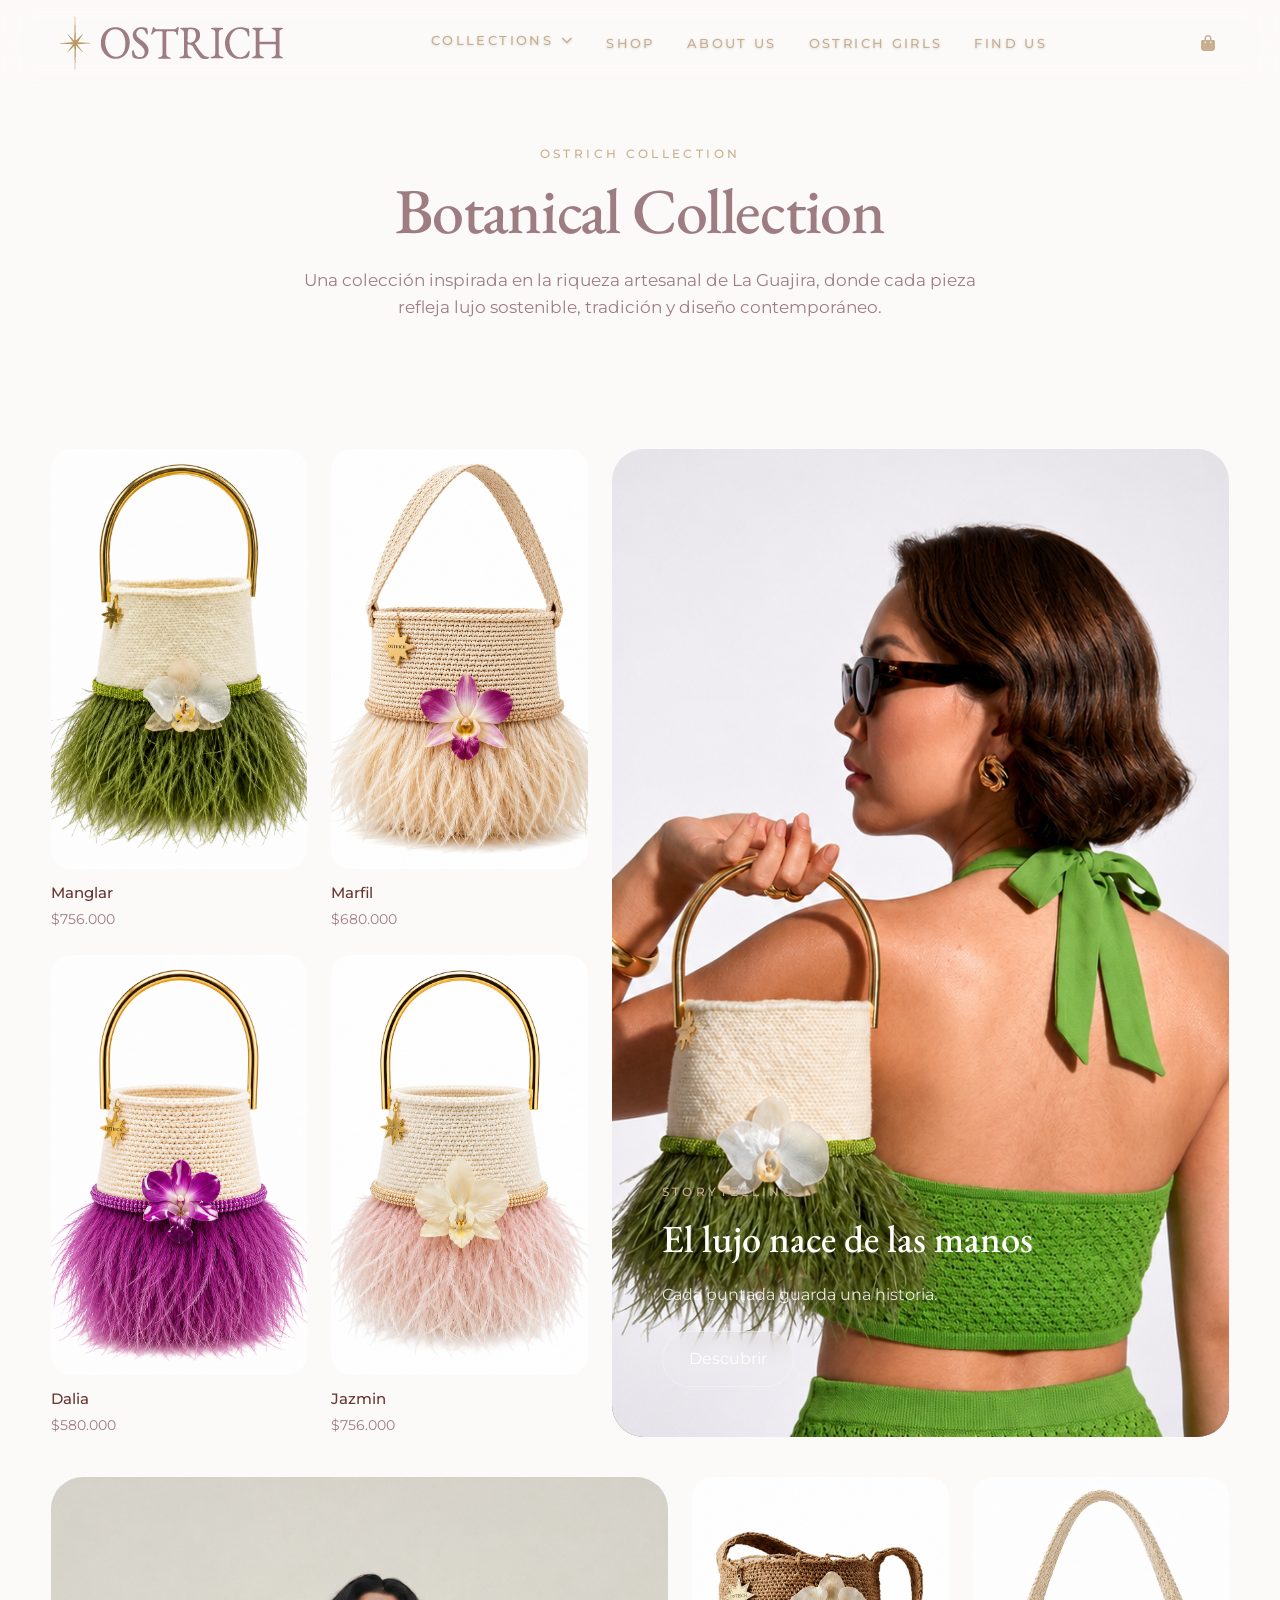
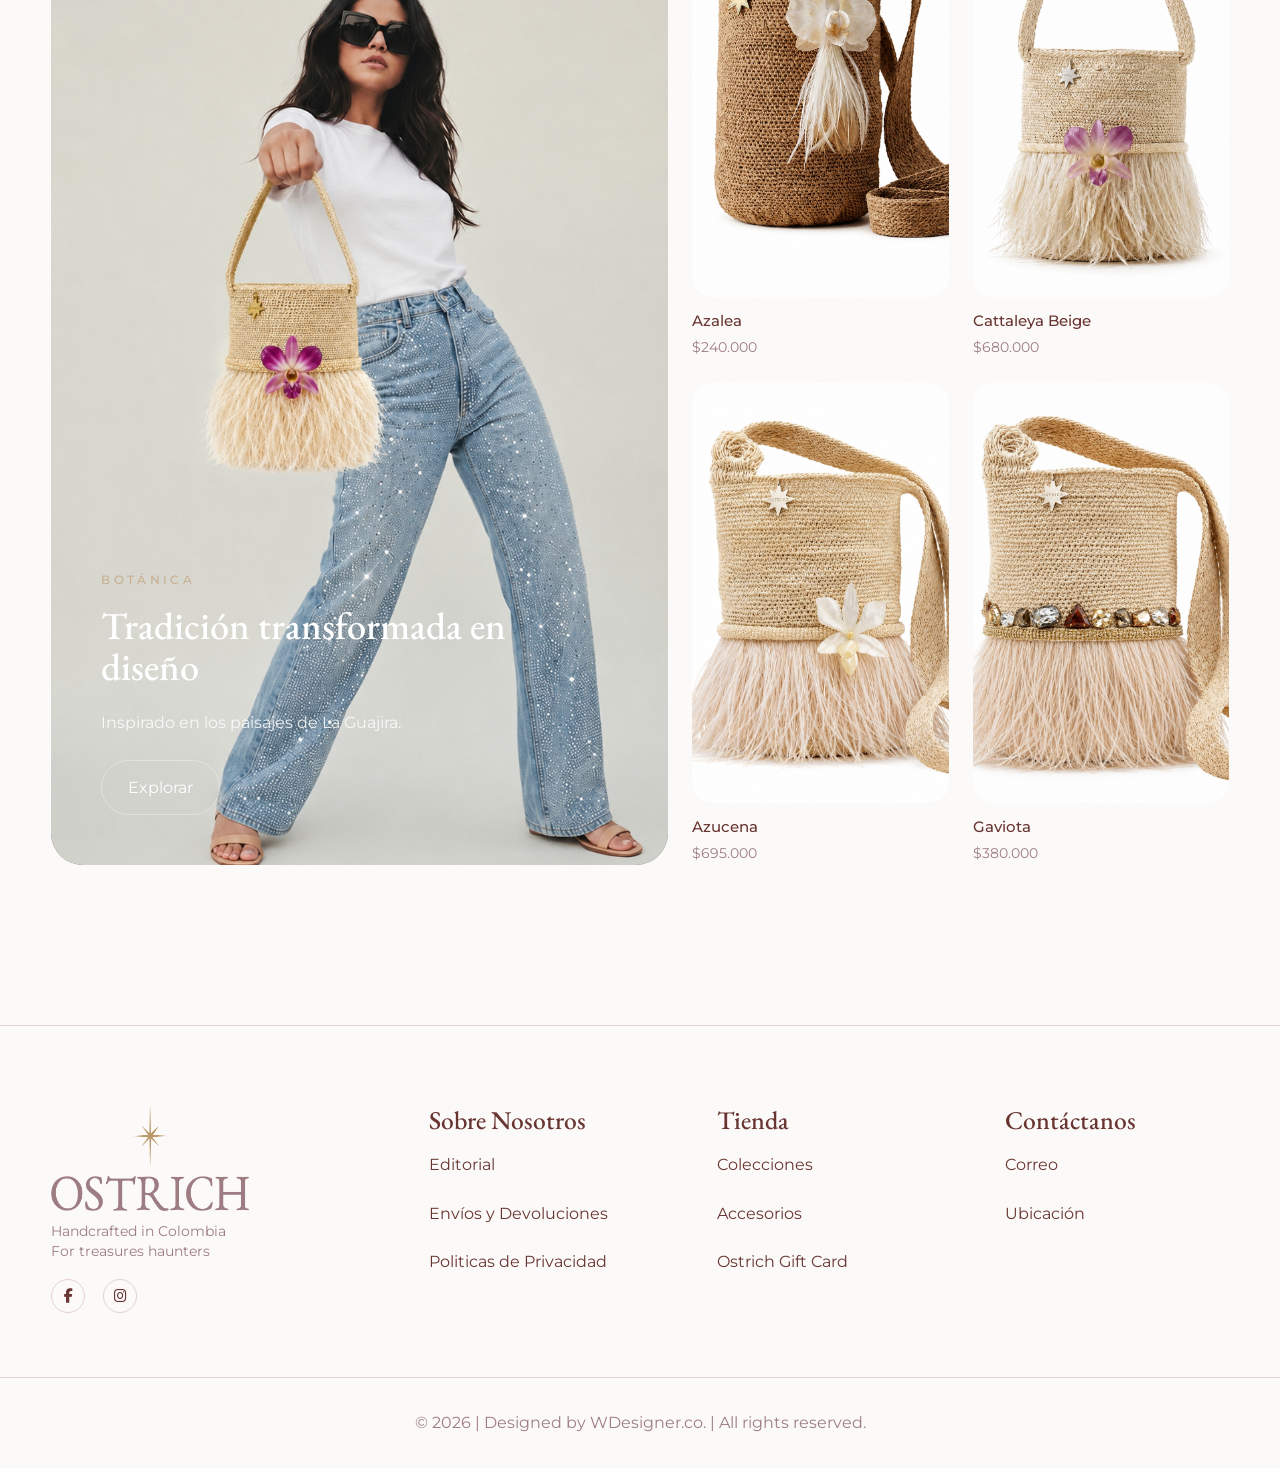
<file: botanica.html>
<!DOCTYPE html>
<html lang="es">

<head>
  <meta charset="UTF-8" />
  <meta name="viewport" content="width=device-width, initial-scale=1.0"/>
  <title>Ostrich | Prototipo</title>
  <meta name="description" content="Luxury fashion experience inspired by modern editorial ecommerce." />

  <!-- GOOGLE FONTS -->
  <link rel="preconnect" href="https://fonts.googleapis.com">
  <link rel="preconnect" href="https://fonts.gstatic.com" crossorigin>
  <link href="https://fonts.googleapis.com/css2?family=Montserrat:wght@300;400;500;600&family=EB+Garamond:wght@400;500;600;700&display=swap" rel="stylesheet">

  <!-- FONT AWESOME -->
  <link rel="stylesheet" href="https://cdnjs.cloudflare.com/ajax/libs/font-awesome/6.5.2/css/all.min.css" />

  <!-- FALLBACK ICONS LOCAL -->
  <!-- <link rel="stylesheet" href="assets/icons/fontawesome/css/all.min.css"/> -->

  <link rel="stylesheet" href="css/estilos_prueba.css" />
  <link rel="stylesheet" href="css/index_estilos.css" />
  <link rel="stylesheet" href="css/botanica.css" />
  <link rel="stylesheet" href="css/cart_drawer.css">

  <!-- FAVICON -->
  <link rel="icon" href="img/logos/favicon.png" type="image/png">

</head>

<body>

  <!-- =========================
    HEADER
  ========================== -->
  <header class="header">
    <div class="container nav-container">
      <!--LOGO Header-->
      <a href="index.html" class="logo">
        <img src="img/logos/logo_horizontal_240x70.png" alt="Logotipo" />
      </a>

      <!-- Barra de Navegación y Aside-->
      <nav class="nav" aria-label="Principal">
        <ul class="nav-list">
          <li class="nav-dropdown">
            <a href="#" class="dropdown-trigger" aria-haspopup="true" aria-expanded="false">
              Collections
              <i class="fa-solid fa-chevron-down dropdown-icon"></i>
            </a>
            <ul class="dropdown-menu">
              <li><a href="botanica.html">Botanical</a></li>
            </ul>
          </li>
          <li><a href="shop.html">Shop</a></li>
          <li><a href="about_us.html">About Us</a></li>
          <li><a href="index.html#ostrichGirls">Ostrich Girls</a></li>          
          <li><a href="find_us.html">Find Us</a></li>
        </ul>
      </nav>
      
      <!-- Iconos del header-->
      <div class="header-actions">
        <!--Carrito de Compras-->
        <button id="cartButton" class="icon-btn" aria-label="Carrito"> 
          <i class="fa-solid fa-bag-shopping"></i>
        </button>
        
        <!--Menú Hamburguesa!-->
        <button class="menu-btn" aria-label="Abrir menú" aria-expanded="false">
          <i class="fa-solid fa-bars"></i>
          <!-- <img src="assets/icons/menu.svg" alt=""> -->
        </button>
      </div>

    </div>
  </header>

  <!-- =========================
    MAIN
  ========================== -->
  <main>
<section class="collection-editorial">

    <div class="container">

        <!-- INTRO -->

        <header class="collection-intro reveal">

            <span class="eyebrow">
                OSTRICH COLLECTION
            </span>

            <h2>
                Botanical Collection
            </h2>

            <p>
                Una colección inspirada en la riqueza artesanal de La Guajira,
                donde cada pieza refleja lujo sostenible,
                tradición y diseño contemporáneo.
            </p>

        </header>

        <!-- BLOQUE A -->

        <article class="collection-block block-a reveal">

            <div class="products-cluster">

                <a class="product-card" href="#">
                    <img src="img/collections/hero_manglar.png" alt="">
                    <div class="product-meta">
                        <h5>Manglar</h5>
                        <span>$756.000</span>
                    </div>
                </a>

                <a class="product-card" href="#">
                    <img src="img/collections/hero_marfil.png" alt="">
                    <div class="product-meta">
                        <h5>Marfil</h5>
                        <span>$680.000</span>
                    </div>
                </a>

                <a class="product-card" href="#">
                    <img src="img/collections/hero_morado.png" alt="Dalia">
                    <div class="product-meta">
                        <h5>Dalia</h5>
                        <span>$580.000</span>
                    </div>
                </a>

                <a class="product-card" href="#">
                    <img src="img/collections/hero_rosado.png" alt="">
                    <div class="product-meta">
                        <h5>Jazmin</h5>
                        <span>$756.000</span>
                    </div>
                </a>

            </div>

            <div class="editorial-card">

                <img src="img/collections/hero_grande1.png" alt="">

                <div class="editorial-content">

                    <span class="eyebrow">
                        Storytelling
                    </span>

                    <h3>
                        El lujo nace de las manos
                    </h3>

                    <p>
                        Cada puntada guarda una historia.
                    </p>

                    <a href="#" class="editorial-btn">
                        Descubrir
                    </a>

                </div>

            </div>

        </article>

        <!-- BLOQUE B -->

        <article class="collection-block block-b reveal">

            <div class="editorial-card">

                <img src="img/collections/hero_grande2.png" alt="">

                <div class="editorial-content">

                    <span class="eyebrow">
                        Botánica
                    </span>

                    <h3>
                        Tradición transformada en diseño
                    </h3>

                    <p>
                        Inspirado en los paisajes de La Guajira.
                    </p>

                    <a href="#" class="editorial-btn">
                        Explorar
                    </a>

                </div>

            </div>

            <div class="products-cluster">

                <a class="product-card" href="#">
                    <img src="img/collections/tela_01.png" alt="Azalea">
                    <div class="product-meta">
                        <h5>Azalea</h5>
                        <span>$240.000</span>
                    </div>
                </a>

                <a class="product-card" href="#">
                    <img src="img/collections/tela_02.png" alt="">
                    <div class="product-meta">
                        <h5>Cattaleya Beige</h5>
                        <span>$680.000</span>
                    </div>
                </a>

                <a class="product-card" href="#">
                    <img src="img/collections/tela_03.png" alt="">
                    <div class="product-meta">
                        <h5>Azucena</h5>
                        <span>$695.000</span>
                    </div>
                </a>

                <a class="product-card" href="#">
                    <img src="img/collections/tela_04.png" alt="">
                    <div class="product-meta">
                        <h5>Gaviota</h5>
                        <span>$380.000</span>
                    </div>
                </a>

            </div>

        </article>

    </div>

</section>

</main>

<!-- =========================
       FOOTER
  ========================== -->
  <footer class="footer">
    <div class="container footer-grid">
      <div class="footer-branding">
        <a href="index.html" class="logo-footer">
          <img src="img/logos/Recurso 1.png" alt="Logotipo" />
        </a>
        
        <p>Handcrafted in Colombia</p>
        <p>For treasures haunters</p>
        
        <div class="footer-social">
          <a href="https://facebook.com"  target="_blank"  aria-label="Facebook">
            <i class="fa-brands fa-facebook-f"></i>
          </a>
          
          <a href="https://www.instagram.com/ostrich_oficial/" target="_blank" aria-label="Instagram">
            <i class="fa-brands fa-instagram"></i>
          </a>
        </div>
      </div>
      
      <div class="footer-links">
        <h4>Sobre Nosotros</h4>
        <ul>
          <li><a href="index.html#editorial">Editorial</a></li>
          <li><a href="envios.html">Envíos y Devoluciones</a></li>
          <li><a href="politicas.html">Politicas de Privacidad</a></li>
        </ul>
      </div>

      <div class="footer-links">
        <h4>Tienda</h4>
        <ul>
          <li><a href="botanica.html">Colecciones</a></li>
          <li><a href="#">Accesorios</a></li>
          <li><a href="#">Ostrich Gift Card</a></li>
        </ul>
      </div>

      <div class="footer-links">
        <h4>Contáctanos</h4>
        <ul>
          <li><a href="find_us.html#contact_us">Correo</a></li>
          <li><a href="find_us.html#visit_us">Ubicación</a></li>
        </ul>
      </div>
    </div>
    
    <div class="footer-bottom">
      <p> © 2026 | Designed by WDesigner.co. | All rights reserved. </p>
    </div>

  </footer>

  <!-- =========================
       WHATSAPP FLOAT BUTTON
  ========================== -->

  <a class="whatsapp-btn"
    href="https://wa.link/ncacsm"    
    target="_blank"
    rel="noopener noreferrer"
    aria-label="Contactar por WhatsApp"
  >

    <i class="fa-brands fa-whatsapp"></i>
    <!--img src="assets/icons/whatsapp.svg" alt="" -->
  </a>

  <!-- Bolsa de Compras -->
<aside id="cartDrawer" class="cart-drawer" aria-hidden="true"> 
  <header class="cart-header">
    <h2>Mi carrito<span id="cartCount"> (0)</span></h2>
    <button class="cart-close" aria-label="Cerrar"> 
      <i class="fa-solid fa-xmark"></i>
    </button>
  </header>

  <section class="cart-items" id="cartItems">
    <!-- JS -->
  </section>
  <footer class="cart-footer">
    <div class="cart-summary">
      <span>Subtotal</span>
      <strong id="cartSubtotal">$0</strong>
    </div>
    <a href="checkout.html" class="btn btn-dark cart-checkout">Checkout</a>
  </footer>
</aside>

<div id="cartOverlay"class="cart-overlay"></div>

  <script src="js/app2.js"></script>
    <script src="js/personalizacion.js">  </script>
  <script src="js/botanica.js"></script>
  <script src="js/drawer.js"></script>

 

</body>

</html>
</file>
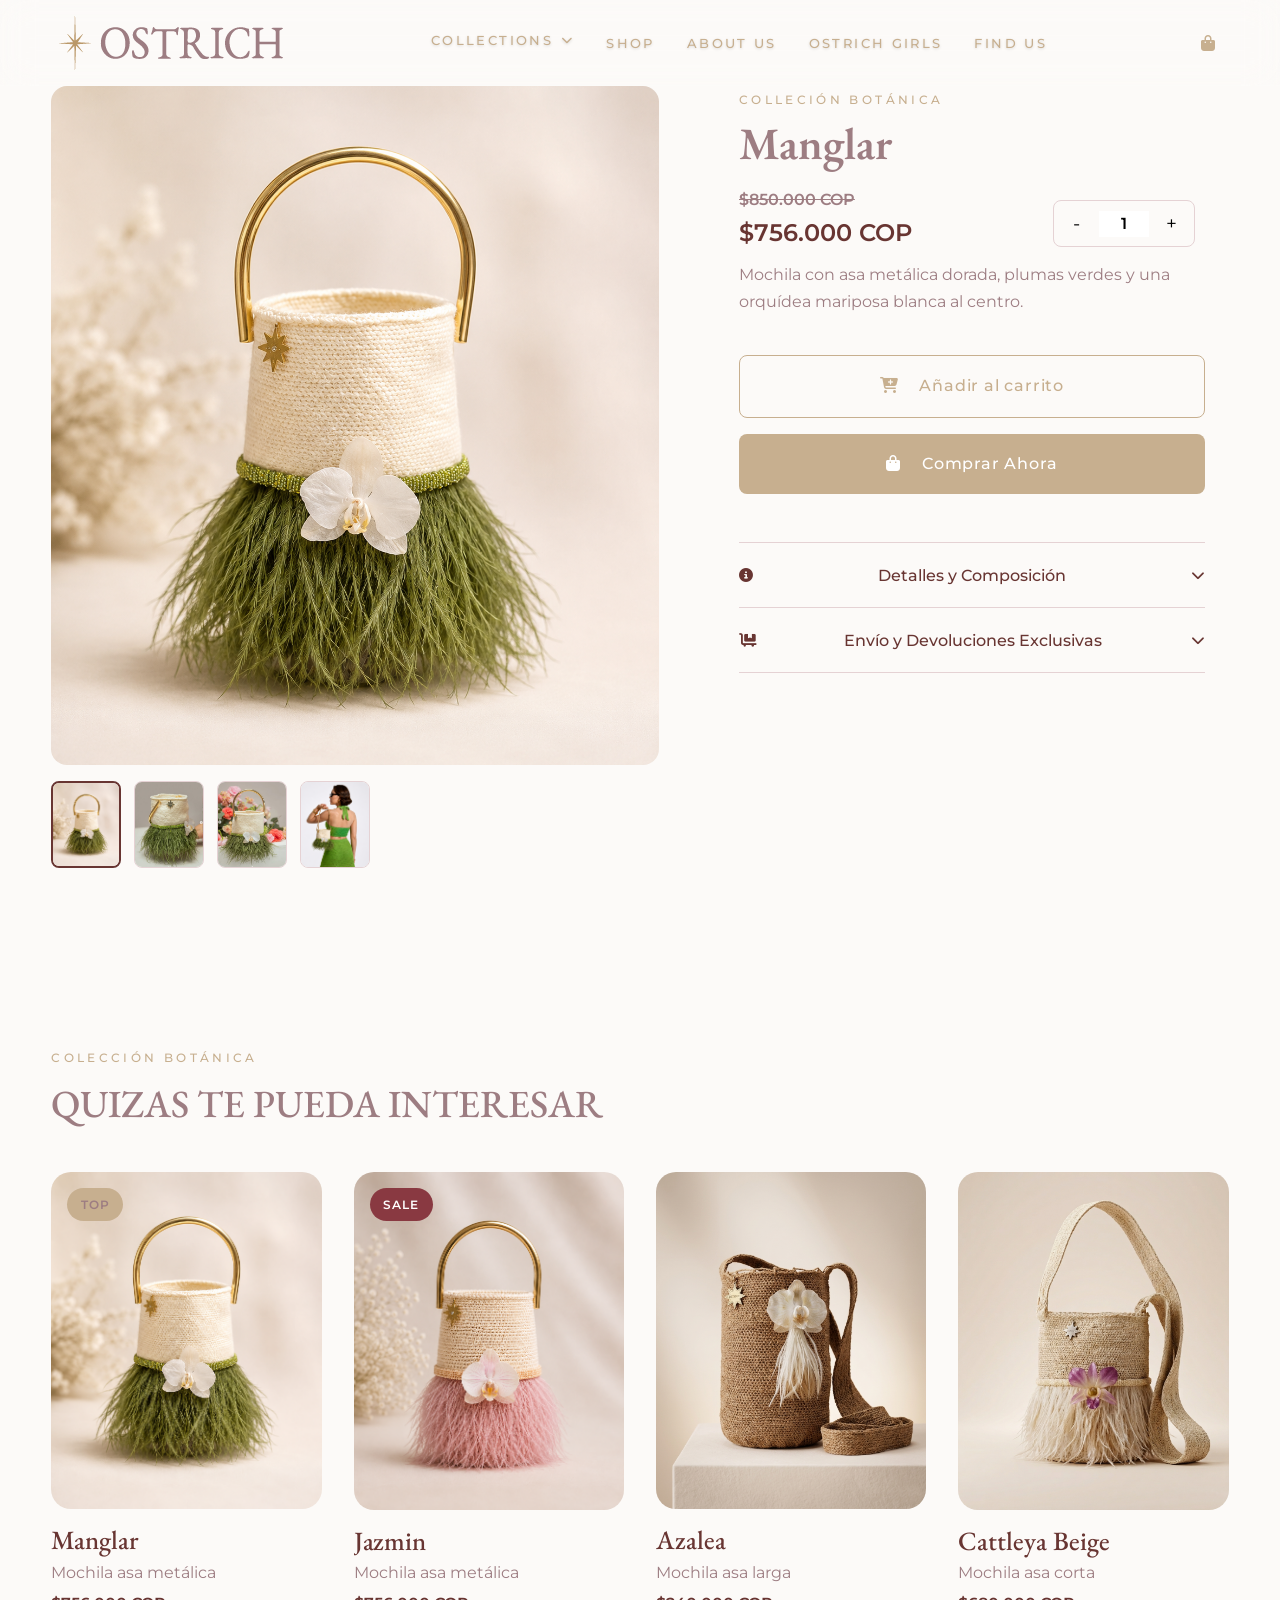
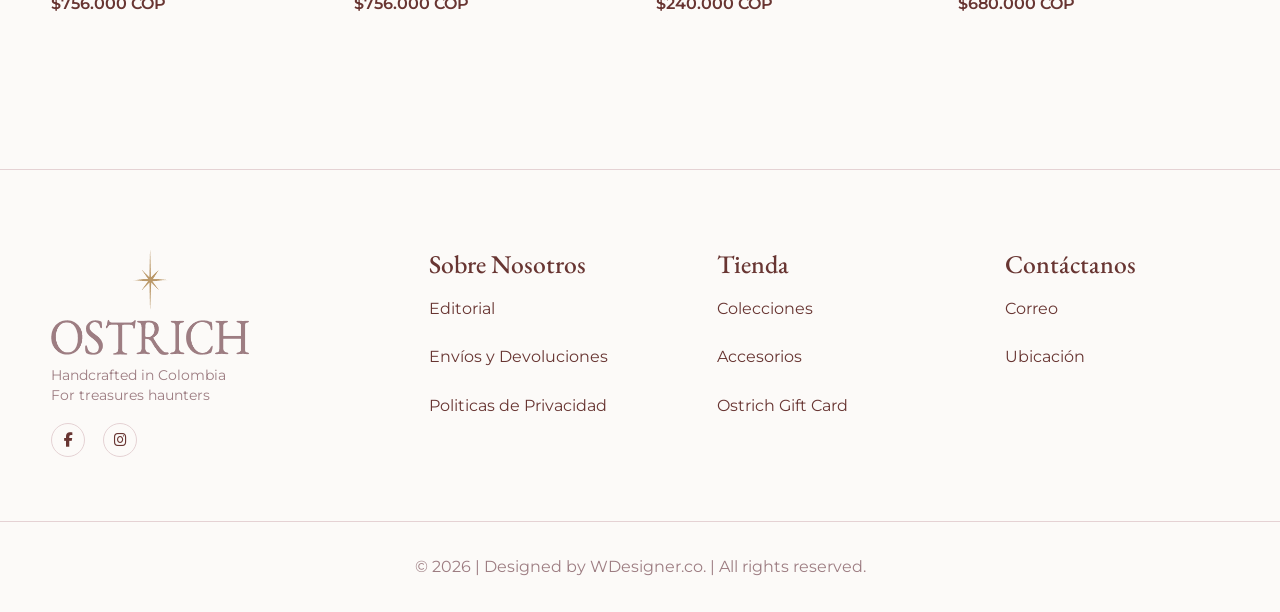
<file: details.html>
<!DOCTYPE html>
<html lang="es">

<head>
  <meta charset="UTF-8" />
  <meta name="viewport" content="width=device-width, initial-scale=1.0"/>
  <title>Ostrich | Prototipo</title>
  <meta name="description" content="Luxury fashion experience inspired by modern editorial ecommerce." />

  <!-- GOOGLE FONTS -->
  <link rel="preconnect" href="https://fonts.googleapis.com">
  <link rel="preconnect" href="https://fonts.gstatic.com" crossorigin>
  <link href="https://fonts.googleapis.com/css2?family=Montserrat:wght@300;400;500;600&family=EB+Garamond:wght@400;500;600;700&display=swap" rel="stylesheet">

  <!-- FONT AWESOME -->
  <link rel="stylesheet" href="https://cdnjs.cloudflare.com/ajax/libs/font-awesome/6.5.2/css/all.min.css" />

  <!-- FALLBACK ICONS LOCAL -->
  <!-- <link rel="stylesheet" href="assets/icons/fontawesome/css/all.min.css"/> -->

  <link rel="stylesheet" href="css/estilos_prueba.css" />
  <link rel="stylesheet" href="css/index_estilos.css" />
  <link rel="stylesheet" href="css/details.css" /> 
  <link rel="stylesheet" href="css/cart_drawer.css">
</head>

  <!-- FAVICON -->
  <link rel="icon" href="img/logos/favicon.png" type="image/png">

</head>


<body>
 
  <!-- =========================
    HEADER
  ========================== -->
  <header class="header">
    <div class="container nav-container">
      <!--LOGO Header-->
      <a href="index.html" class="logo">
        <img src="img/logos/logo_horizontal_240x70.png" alt="Logotipo" />
      </a>

      <!-- Barra de Navegación y Aside-->
      <nav class="nav" aria-label="Principal">
        <ul class="nav-list">
          <li class="nav-dropdown">
            <a href="#" class="dropdown-trigger" aria-haspopup="true" aria-expanded="false">
              Collections
              <i class="fa-solid fa-chevron-down dropdown-icon"></i>
            </a>
            <ul class="dropdown-menu">
              <li><a href="botanica.html">Botanical</a></li>
            </ul>
          </li>
          <li><a href="shop.html">Shop</a></li>
          <li><a href="about_us.html">About Us</a></li>
          <li><a href="index.html#ostrichGirls">Ostrich Girls</a></li>          
          <li><a href="find_us.html">Find Us</a></li>
        </ul>
      </nav>
      
      <!-- Iconos del header-->
      <div class="header-actions">
        <!--Carrito de Compras-->
        <button id="cartButton" class="icon-btn" aria-label="Carrito"> 
          <i class="fa-solid fa-bag-shopping"></i>
        </button>
        
        <!--Menú Hamburguesa!-->
        <button class="menu-btn" aria-label="Abrir menú" aria-expanded="false">
          <i class="fa-solid fa-bars"></i>
          <!-- <img src="assets/icons/menu.svg" alt=""> -->
        </button>
      </div>

    </div>
  </header>

  <main >
  
<div class="product-detail-page">
  <section class="product-essential container">
    
    <div class="product-gallery">
      <div class="gallery-main-wrapper">
        
        <div class="gallery-track" id="galleryTrack">
          <img src="img/products/Manglar.png" alt="Manglar - Vista Frontal" class="gallery-img">
          <img src="img/products/manglar_lateral.jpg" alt="Manglar -Vista Lateral" class="gallery-img">
          <img src="img/products/manglar_lateral2.jpg" alt="Manglar - Vista Interna" class="gallery-img">
          <img src="img/products/manglar_modelo.png" alt="Manglar - Modelo" class="gallery-img">
        </div>
      </div>
      
      <div class="gallery-thumbs" id="galleryThumbs">
        <button class="thumb-btn active" data-index="0">
          <img src="img/products/Manglar.png" alt="Miniatura 1">
        </button>
        <button class="thumb-btn" data-index="1">
          <img src="img/products/manglar_lateral.jpg" alt="Miniatura 2">
        </button>
        <button class="thumb-btn" data-index="2">
          <img src="img/products/manglar_lateral2.jpg" alt="Miniatura 3">
        </button>
        <button class="thumb-btn" data-index="3">
          <img src="img/products/manglar_modelo.png" alt="Miniatura 4">
        </button>

      </div>
    </div>

    <div class="product-info-panel">
      <div class="product-header">
        <span class="eyebrow">Colleción botánica</span>
        <h1 class="product-title">Manglar</h1>
        <div class="product-price">
        <div class="price">
          <span class="price-old">$850.000 COP</span>
          <span class="price-current">$756.000 COP</span>
        </div>
        <div class="quantity-selector">
            <button type="button" class="qty-btn" id="qtyDecrypt" aria-label="Disminuir cantidad">-</button>
            <input type="number" id="productQty" name="quantity" value="1" min="1" readonly>
            <button type="button" class="qty-btn" id="qtyEncrypt" aria-label="Aumentar cantidad">+</button>
          </div>

        </div>
      </div>

      <div class="product-description">
        <p>Mochila con asa metálica dorada, plumas verdes y una orquídea mariposa blanca al centro.</p>
      </div>

      <form class="product-form" id="purchaseForm">

        <div class="purchase-actions">
          
          <button  type="button" id="addToCartBtn" class="btn-cta btn-ghost-cart">
            <i class="fa-solid fa-cart-plus"></i>
            <span class="btn-text">Añadir al carrito</span>
          </button>

          <button type="submit" class="btn-cta btn-add-to-cart">
            <i class="fa-solid fa-shopping-bag"></i> Comprar Ahora
          </button>
        </div>
      </form>

      <div class="product-details-accordion">
        
        <div class="accordion-item">
          <button class="accordion-header" aria-expanded="false">
               <i class="fa-solid fa-circle-info"> </i>
            <span>Detalles y Composición</span>
            <i class="fa-solid fa-chevron-down"></i>
          </button>
          <div class="accordion-content">
            <p>El Bolso Manglar encarna la fusión perfecta entre la artesanía de lujo tradicional y la innovación de diseño contemporáneo. Cada pieza se elabora seleccionando rigurosamente cuero de textura prémium con costuras reforzadas a mano y sutiles detalles estructurados.</p>
            <ul>
              <li>Material exterior: Cuero artesanal grabado de textura prémium.</li>
                <li>Forro interior: Sarga de algodón suave de alta durabilidad.</li>
                <li>Herrajes: Aleación metálica con baño de oro champagne antioxidante.</li>
                <li>Dimensiones: 28cm de ancho x 22cm de alto x 12cm de profundidad.</li>
            </ul>
          </div>
        </div>

        <div class="accordion-item">
          <button class="accordion-header" aria-expanded="false">
           <i class="fa-solid fa-cart-flatbed"></i>
            <span>Envío y Devoluciones Exclusivas</span>
            <i class="fa-solid fa-chevron-down"></i>
          </button>
          <div class="accordion-content">
            <p>Envíos nacionales asegurados gratuitos a toda Colombia para pedidos superiores a $200.000. Los tiempos estimados de entrega oscilan entre 2 y 5 días hábiles dependiendo de la región de destino.</p>
              <p>Garantizamos devoluciones válidas dentro de los primeros 14 días naturales posteriores a la entrega del producto, siempre que la pieza se conserve en su empaque original, con etiquetas intactas y sin señales de uso.</p>
          </div>
        </div>

      </div>

    </div>
  </section>
  </div>

   <!-- =========================
      QUIZAS TE PUEDA INTERESAR
    ========================== -->
    <section class="featured section reveal">
      <div class="container">
        <div class="section-heading">
          <span class="eyebrow">Colección Botánica</span>
          <h3>QUIZAS TE PUEDA INTERESAR</h3>
        </div>

        <div class="product-grid">
          <!-- PRODUCT CARD 1-->
          <article class="product-card">
            <div class="product-image hover-reveal">
              <!--src="https://placehold.co/700x900/bdbdbd/ffffff?text=Producto+1"-->
              <img class="primary-image" src="img/products/Manglar.png" alt="Producto 1"/>
               <!--src="https://placehold.co/700x900/9f9f9f/ffffff?text=Hover+1"-->
              <img class="secondary-image" src="img/products/hover_manglar.png" alt="Producto hover"/>
              <span class="badge">TOP</span>
            </div>

            <div class="product-info">
              <h4>Manglar</h4>
              <p class="category">Mochila asa metálica</p>
              <span class="price">$756.000 COP</span>
            </div>
          </article>

          <!-- PRODUCT CARD 2 -->
          <article class="product-card">
            <div class="product-image hover-reveal">
              <!-- src="https://placehold.co/700x900/bdbdbd/ffffff?text=Producto+2"-->
              <img class="primary-image" src="img/products/jazmin.png" alt="Producto 2"/>
              <img class="secondary-image" src="img/products/hover_coralina.png" alt="Producto hover"/>
              <span class="badge sale">SALE</span>
            </div>

            <div class="product-info">
              <h4>Jazmin</h4>
              <p class="category">Mochila asa metálica</p>
              <span class="price">$756.000 COP</span>
            </div>
          </article>

          <!-- PRODUCT CARD 3 -->
          <article class="product-card">
            <div class="product-image hover-reveal">
              <img class="primary-image" src="img/products/cattleya_azalea.png" alt="Producto 3" />
              <img class="secondary-image" src="img/products/hover_azalea.png"  alt="Producto hover"/>
            </div>

            <div class="product-info">
              <h4>Azalea</h4>
              <p class="category">Mochila asa larga</p>
              <span class="price">$240.000 COP</span>
            </div>
          </article>

          <!-- PRODUCT CARD 4 -->
          <article class="product-card">
            <div class="product-image hover-reveal">
              <img class="primary-image" src="img/products/Cattleya_Beige.png" alt="Producto 4" />
              <img class="secondary-image" src="img/products/hover_cattaleya_beige.png" alt="Producto hover" />
            </div>

            <div class="product-info">
              <h4>Cattleya Beige</h4>
              <p class="category">Mochila asa corta</p>
              <span class="price">$680.000 COP</span>
            </div>
          </article>
        </div>

      </div>

    </section>


  
</main>

<!-- =========================
       FOOTER
  ========================== -->
  <footer class="footer">
    <div class="container footer-grid">
      <div class="footer-branding">
        <a href="index.html" class="logo-footer">
          <img src="img/logos/Recurso 1.png" alt="Logotipo" />
        </a>
        
        <p>Handcrafted in Colombia</p>
        <p>For treasures haunters</p>
        
        <div class="footer-social">
          <a href="https://facebook.com"  target="_blank"  aria-label="Facebook">
            <i class="fa-brands fa-facebook-f"></i>
          </a>
          
          <a href="https://www.instagram.com/ostrich_oficial/" target="_blank" aria-label="Instagram">
            <i class="fa-brands fa-instagram"></i>
          </a>
        </div>
      </div>
      
      <div class="footer-links">
        <h4>Sobre Nosotros</h4>
        <ul>
          <li><a href="index.html#editorial">Editorial</a></li>
          <li><a href="envios.html">Envíos y Devoluciones</a></li>
          <li><a href="politicas.html">Politicas de Privacidad</a></li>
        </ul>
      </div>

      <div class="footer-links">
        <h4>Tienda</h4>
        <ul>
          <li><a href="botanica.html">Colecciones</a></li>
          <li><a href="#">Accesorios</a></li>
          <li><a href="#">Ostrich Gift Card</a></li>
        </ul>
      </div>

      <div class="footer-links">
        <h4>Contáctanos</h4>
        <ul>
          <li><a href="find_us.html#contact_us">Correo</a></li>
          <li><a href="find_us.html#visit_us">Ubicación</a></li>
        </ul>
      </div>
    </div>
    
    <div class="footer-bottom">
      <p> © 2026 | Designed by WDesigner.co. | All rights reserved. </p>
    </div>

  </footer>

  <!-- =========================
       WHATSAPP FLOAT BUTTON
  ========================== -->

  <a class="whatsapp-btn"
    href="https://wa.link/ncacsm"    
    target="_blank"
    rel="noopener noreferrer"
    aria-label="Contactar por WhatsApp"
  >

    <i class="fa-brands fa-whatsapp"></i>
    <!--img src="assets/icons/whatsapp.svg" alt="" -->
  </a>

 <!-- Bolsa de Compras -->
<aside id="cartDrawer" class="cart-drawer" aria-hidden="true"> 
  <header class="cart-header">
    <h2>Mi carrito<span id="cartCount"> (0)</span></h2>
    <button class="cart-close" aria-label="Cerrar"> 
      <i class="fa-solid fa-xmark"></i>
    </button>
  </header>

  <section class="cart-items" id="cartItems">
    <!-- JS -->
  </section>
  <footer class="cart-footer">
    <div class="cart-summary">
      <span>Subtotal</span>
      <strong id="cartSubtotal">$0</strong>
    </div>
    <a href="checkout.html" class="btn btn-dark cart-checkout">Checkout</a>
  </footer>
</aside>


<div id="cartOverlay"class="cart-overlay"></div>

  <script src="js/app2.js"></script>
  <script src="js/details.js"></script>
  <script src="js/drawer.js"></script>
</body>

</body>

</html>
</file>
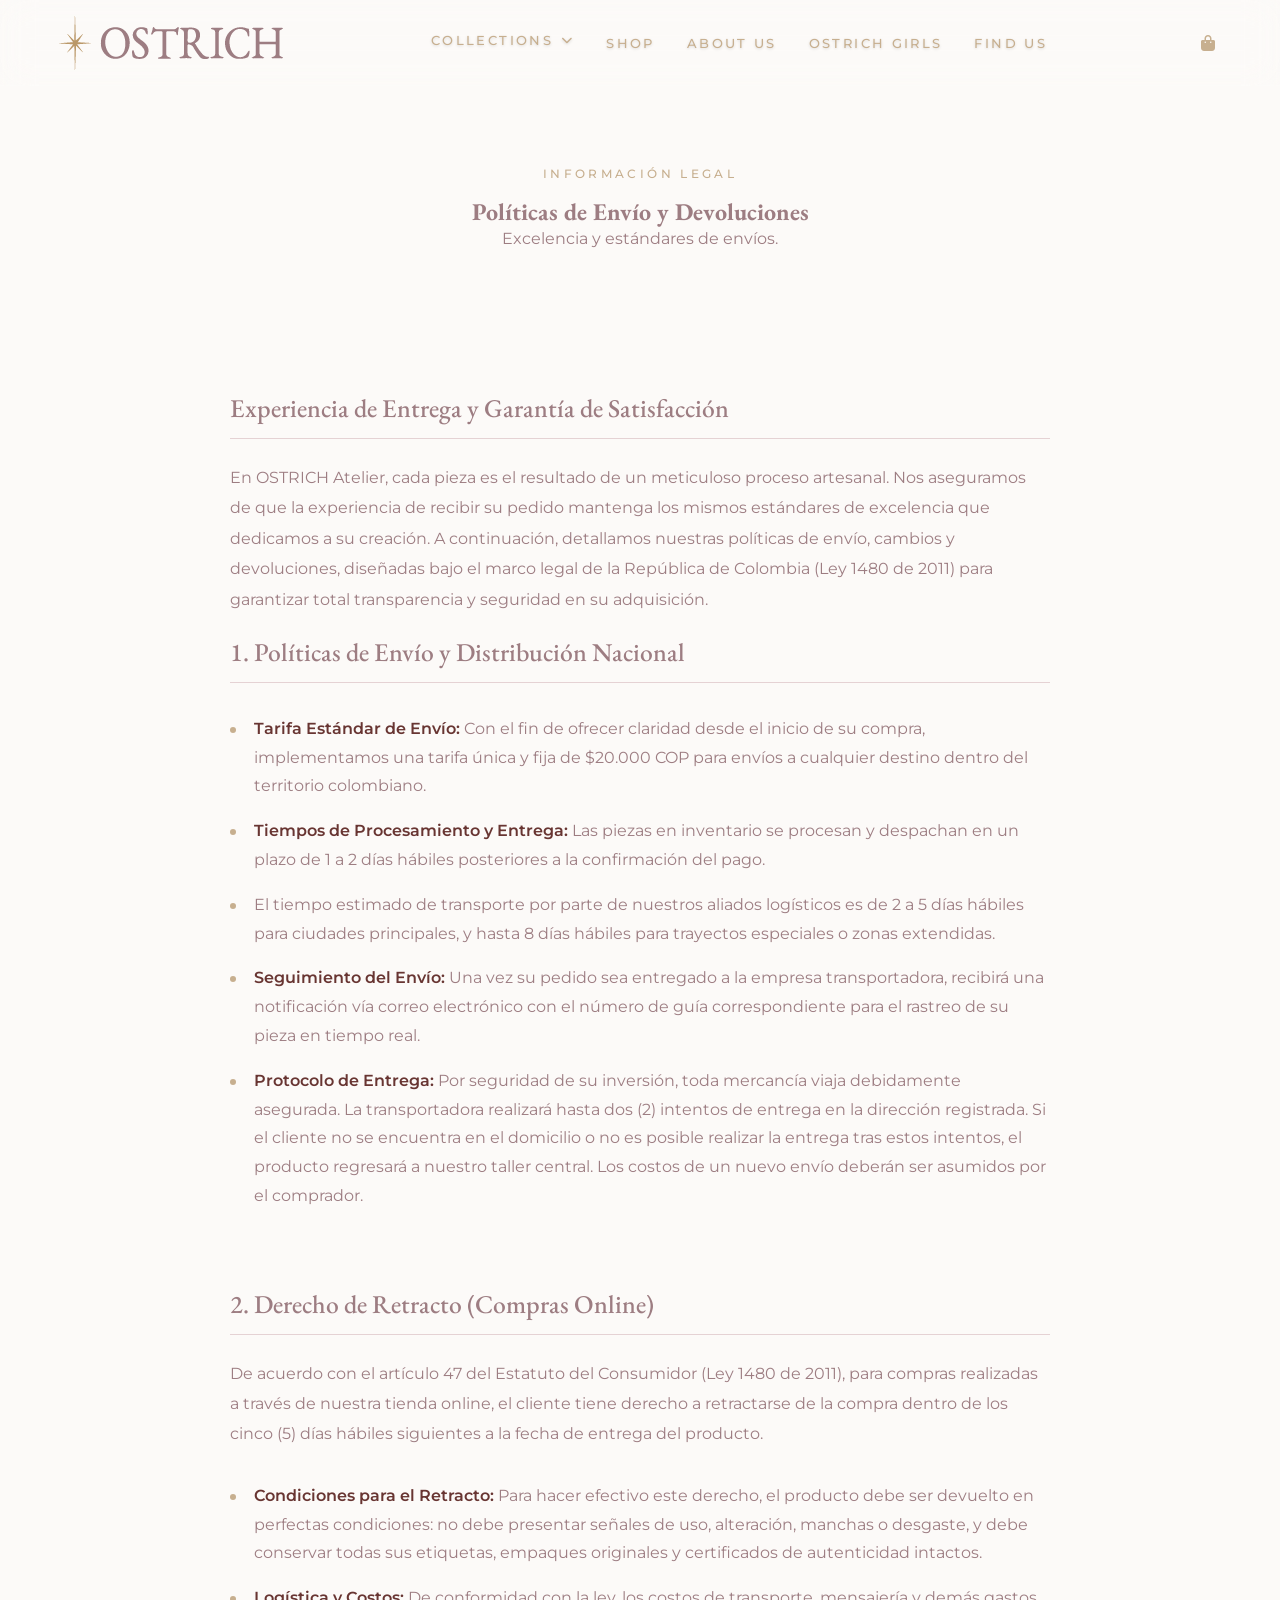
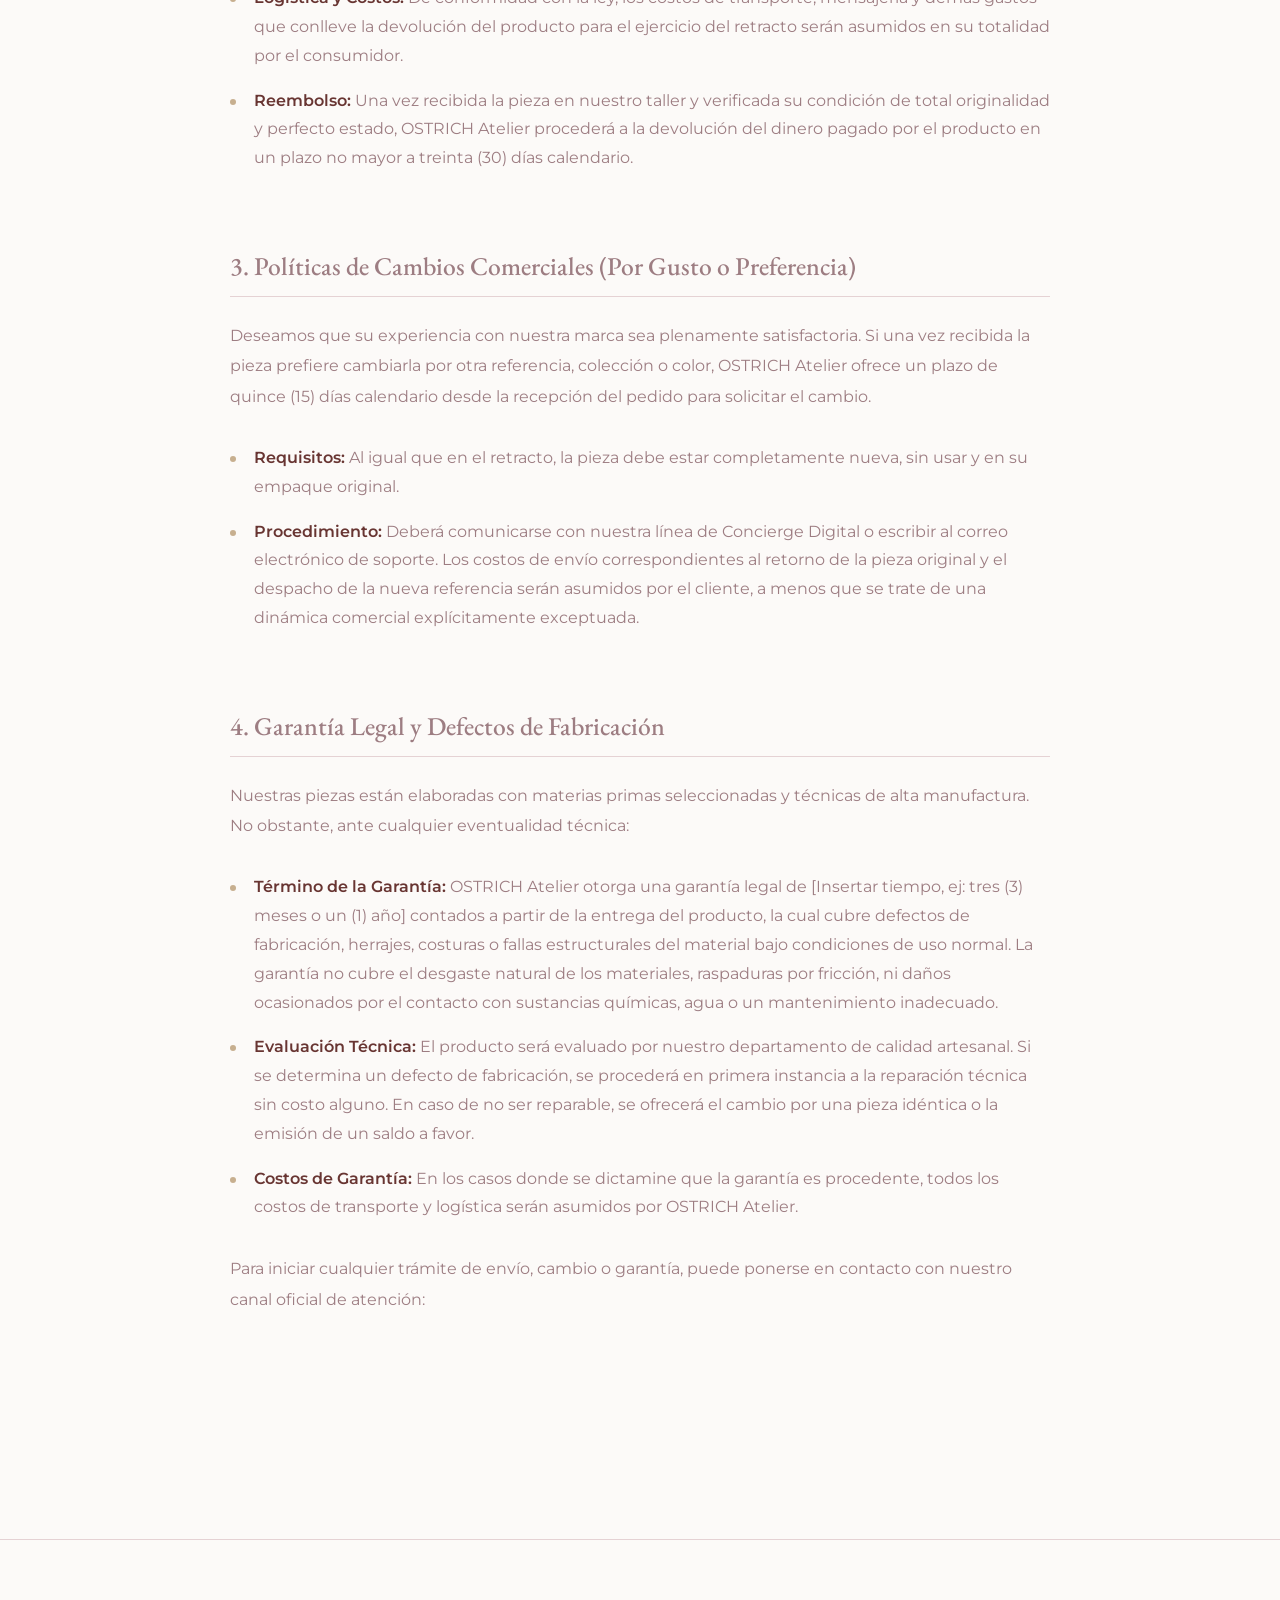
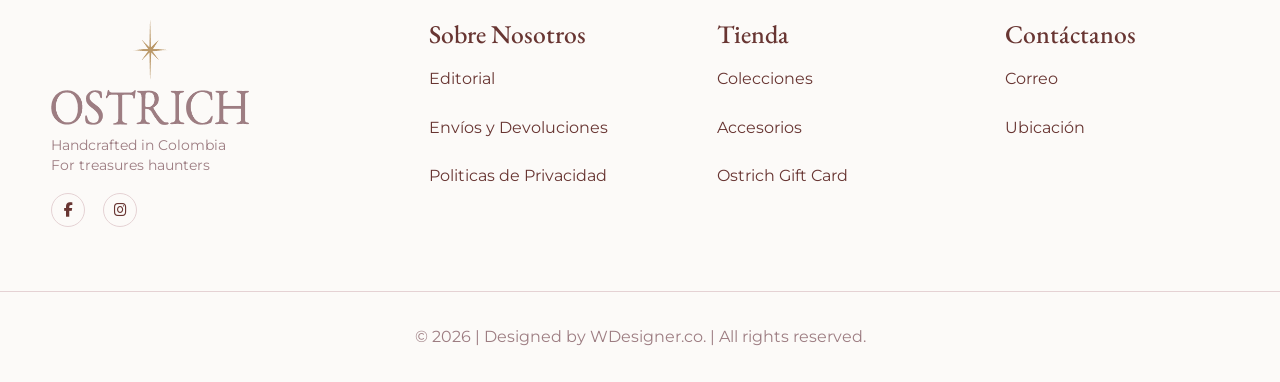
<file: envios.html>
<!DOCTYPE html>
<html lang="es">

<head>
  <meta charset="UTF-8" />
  <meta name="viewport" content="width=device-width, initial-scale=1.0"/>
  <title>Ostrich | Prototipo</title>
  <meta name="description" content="Luxury fashion experience inspired by modern editorial ecommerce." />

  <!-- GOOGLE FONTS -->
  <link rel="preconnect" href="https://fonts.googleapis.com">
  <link rel="preconnect" href="https://fonts.gstatic.com" crossorigin>
  <link href="https://fonts.googleapis.com/css2?family=Montserrat:wght@300;400;500;600&family=EB+Garamond:wght@400;500;600;700&display=swap" rel="stylesheet">

  <!-- FONT AWESOME -->
  <link rel="stylesheet" href="https://cdnjs.cloudflare.com/ajax/libs/font-awesome/6.5.2/css/all.min.css" />

  <!-- FALLBACK ICONS LOCAL -->
  <!-- <link rel="stylesheet" href="assets/icons/fontawesome/css/all.min.css"/> -->

  <link rel="stylesheet" href="css/estilos_prueba.css" />
  <link rel="stylesheet" href="css/index_estilos.css" />
  <link rel="stylesheet" href="css/cart_drawer.css">
  <link rel="stylesheet" href="css/politicas.css">

  <!-- FAVICON -->
  <link rel="icon" href="img/logos/favicon.png" type="image/png">

</head>

<body>
  <!-- =========================
    HEADER
  ========================== -->
  <header class="header">
    <div class="container nav-container">
      <!--LOGO Header-->
      <a href="index.html" class="logo">
        <img src="img/logos/logo_horizontal_240x70.png" alt="Logotipo" />
      </a>

      <!-- Barra de Navegación y Aside-->
      <nav class="nav" aria-label="Principal">
        <ul class="nav-list">
          <li class="nav-dropdown">
            <a href="#" class="dropdown-trigger" aria-haspopup="true" aria-expanded="false">
              Collections
              <i class="fa-solid fa-chevron-down dropdown-icon"></i>
            </a>
            <ul class="dropdown-menu">
              <li><a href="botanica.html">Botanical</a></li>
            </ul>
          </li>
          <li><a href="shop.html">Shop</a></li>
          <li><a href="about_us.html">About Us</a></li>
          <li><a href="index.html#ostrichGirls">Ostrich Girls</a></li>          
          <li><a href="find_us.html">Find Us</a></li>
        </ul>
      </nav>
      
      <!-- Iconos del header-->
      <div class="header-actions">
        <!--Carrito de Compras-->
        <button id="cartButton" class="icon-btn" aria-label="Carrito"> 
          <i class="fa-solid fa-bag-shopping"></i>
        </button>
        
        <!--Menú Hamburguesa!-->
        <button class="menu-btn" aria-label="Abrir menú" aria-expanded="false">
          <i class="fa-solid fa-bars"></i>
          <!-- <img src="assets/icons/menu.svg" alt=""> -->
        </button>
      </div>

    </div>
  </header>

  <!-- =========================
    MAIN
  ========================== -->
  <main class="legal-page">
    <section class="legal-hero">
      <div class="container">
        <header class="collection-intro">
          <span class="eyebrow">Información Legal</span>
          <h1>Políticas de Envío y Devoluciones</h1>
          <p>Excelencia y estándares de envíos.</p>
        </header>
      </div>
    </section>
    
    <section class="legal-content section">
      <div class="legal-container">
        <h3>Experiencia de Entrega y Garantía de Satisfacción</h3>
        <section>
          <p>En OSTRICH Atelier, cada pieza es el resultado de un meticuloso proceso artesanal. Nos aseguramos de que la experiencia de recibir su pedido mantenga los mismos estándares de excelencia que dedicamos a su creación. A continuación, detallamos nuestras políticas de envío, cambios y devoluciones, diseñadas bajo el marco legal de la República de Colombia (Ley 1480 de 2011) para garantizar total transparencia y seguridad en su adquisición.</p>
          <h3>1. Políticas de Envío y Distribución Nacional</h3>
          <ul>
            <li><strong>Tarifa Estándar de Envío:</strong> Con el fin de ofrecer claridad desde el inicio de su compra, implementamos una tarifa única y fija de $20.000 COP para envíos a cualquier destino dentro del territorio colombiano.</li>
            <li><strong>Tiempos de Procesamiento y Entrega:</strong> Las piezas en inventario se procesan y despachan en un plazo de 1 a 2 días hábiles posteriores a la confirmación del pago.</li>
            <li>El tiempo estimado de transporte por parte de nuestros aliados logísticos es de 2 a 5 días hábiles para ciudades principales, y hasta 8 días hábiles para trayectos especiales o zonas extendidas.</li>
            <li><strong>Seguimiento del Envío:</strong> Una vez su pedido sea entregado a la empresa transportadora, recibirá una notificación vía correo electrónico con el número de guía correspondiente para el rastreo de su pieza en tiempo real.</li>
            <li><strong>Protocolo de Entrega:</strong> Por seguridad de su inversión, toda mercancía viaja debidamente asegurada. La transportadora realizará hasta dos (2) intentos de entrega en la dirección registrada. Si el cliente no se encuentra en el domicilio o no es posible realizar la entrega tras estos intentos, el producto regresará a nuestro taller central. Los costos de un nuevo envío deberán ser asumidos por el comprador.</li>
          </ul>
        </section>
        
        <section>
          <h3>2. Derecho de Retracto (Compras Online)</h3>
          <p>De acuerdo con el artículo 47 del Estatuto del Consumidor (Ley 1480 de 2011), para compras realizadas a través de nuestra tienda online, el cliente tiene derecho a retractarse de la compra dentro de los cinco (5) días hábiles siguientes a la fecha de entrega del producto.</p>
          <ul>
            <li><strong>Condiciones para el Retracto:</strong> Para hacer efectivo este derecho, el producto debe ser devuelto en perfectas condiciones: no debe presentar señales de uso, alteración, manchas o desgaste, y debe conservar todas sus etiquetas, empaques originales y certificados de autenticidad intactos.</li>
            <li><strong>Logística y Costos:</strong> De conformidad con la ley, los costos de transporte, mensajería y demás gastos que conlleve la devolución del producto para el ejercicio del retracto serán asumidos en su totalidad por el consumidor.</li>
            <li><strong>Reembolso:</strong> Una vez recibida la pieza en nuestro taller y verificada su condición de total originalidad y perfecto estado, OSTRICH Atelier procederá a la devolución del dinero pagado por el producto en un plazo no mayor a treinta (30) días calendario.</li>
          </ul>
        </section>
        
        <section>
          <h3>3. Políticas de Cambios Comerciales (Por Gusto o Preferencia)</h3>
          <p>Deseamos que su experiencia con nuestra marca sea plenamente satisfactoria. Si una vez recibida la pieza prefiere cambiarla por otra referencia, colección o color, OSTRICH Atelier ofrece un plazo de quince (15) días calendario desde la recepción del pedido para solicitar el cambio.</p>
          <ul>
            <li><strong>Requisitos:</strong> Al igual que en el retracto, la pieza debe estar completamente nueva, sin usar y en su empaque original.</li>
            <li><strong>Procedimiento:</strong> Deberá comunicarse con nuestra línea de Concierge Digital o escribir al correo electrónico de soporte. Los costos de envío correspondientes al retorno de la pieza original y el despacho de la nueva referencia serán asumidos por el cliente, a menos que se trate de una dinámica comercial explícitamente exceptuada.</li>
          </ul>
        </section>
        
        <section>
          <h3>4. Garantía Legal y Defectos de Fabricación</h3>
          <p>Nuestras piezas están elaboradas con materias primas seleccionadas y técnicas de alta manufactura. No obstante, ante cualquier eventualidad técnica:</p>
          <ul>
            <li><strong>Término de la Garantía:</strong> OSTRICH Atelier otorga una garantía legal de [Insertar tiempo, ej: tres (3) meses o un (1) año] contados a partir de la entrega del producto, la cual cubre defectos de fabricación, herrajes, costuras o fallas estructurales del material bajo condiciones de uso normal. La garantía no cubre el desgaste natural de los materiales, raspaduras por fricción, ni daños ocasionados por el contacto con sustancias químicas, agua o un mantenimiento inadecuado.</li>
            <li><strong>Evaluación Técnica:</strong> El producto será evaluado por nuestro departamento de calidad artesanal. Si se determina un defecto de fabricación, se procederá en primera instancia a la reparación técnica sin costo alguno. En caso de no ser reparable, se ofrecerá el cambio por una pieza idéntica o la emisión de un saldo a favor.</li>
            <li><strong>Costos de Garantía:</strong> En los casos donde se dictamine que la garantía es procedente, todos los costos de transporte y logística serán asumidos por OSTRICH Atelier.</li>           
          </ul>
          <p>Para iniciar cualquier trámite de envío, cambio o garantía, puede ponerse en contacto con nuestro canal oficial de atención: </p>
        </section>       
        

      </div>
    </section>
  
  </main>

  <!-- =========================
       FOOTER
  ========================== -->
  <footer class="footer">
    <div class="container footer-grid">
      <div class="footer-branding">
        <a href="index.html" class="logo-footer">
          <img src="img/logos/Recurso 1.png" alt="Logotipo" />
        </a>
        
        <p>Handcrafted in Colombia</p>
        <p>For treasures haunters</p>
        
        <div class="footer-social">
          <a href="https://facebook.com"  target="_blank"  aria-label="Facebook">
            <i class="fa-brands fa-facebook-f"></i>
          </a>
          
          <a href="https://www.instagram.com/ostrich_oficial/" target="_blank" aria-label="Instagram">
            <i class="fa-brands fa-instagram"></i>
          </a>
        </div>
      </div>
      
      <div class="footer-links">
        <h4>Sobre Nosotros</h4>
        <ul>
          <li><a href="index.html#editorial">Editorial</a></li>
          <li><a href="envios.html">Envíos y Devoluciones</a></li>
          <li><a href="politicas.html">Politicas de Privacidad</a></li>
        </ul>
      </div>

      <div class="footer-links">
        <h4>Tienda</h4>
        <ul>
          <li><a href="botanica.html">Colecciones</a></li>
          <li><a href="#">Accesorios</a></li>
          <li><a href="#">Ostrich Gift Card</a></li>
        </ul>
      </div>

      <div class="footer-links">
        <h4>Contáctanos</h4>
        <ul>
          <li><a href="find_us.html#contact_us">Correo</a></li>
          <li><a href="find_us.html#visit_us">Ubicación</a></li>
        </ul>
      </div>
    </div>
    
    <div class="footer-bottom">
      <p> © 2026 | Designed by WDesigner.co. | All rights reserved. </p>
    </div>

  </footer>

  <!-- =========================
       WHATSAPP FLOAT BUTTON
  ========================== -->
  <a class="whatsapp-btn" href="https://wa.link/ncacsm" target="_blank" rel="noopener noreferrer" aria-label="Contactar por WhatsApp">
    <i class="fa-brands fa-whatsapp"></i>
    <!--img src="assets/icons/whatsapp.svg" alt="" -->
  </a>
    
  <!-- =========================
      CARRITO DE COMPRAS
  ========================== -->
  <aside id="cartDrawer" class="cart-drawer" aria-hidden="true"> 
    <header class="cart-header">
      <h2>Mi carrito<span id="cartCount"> (0)</span></h2>
      <button class="cart-close" aria-label="Cerrar"> 
        <i class="fa-solid fa-xmark"></i>
      </button>
    </header>
    <section class="cart-items" id="cartItems">
    <!-- JS -->
    </section>
    <footer class="cart-footer">
      <div class="cart-summary">
        <span>Subtotal</span>
        <strong id="cartSubtotal">$0</strong>
      </div>
      <a href="checkout.html" class="btn btn-dark cart-checkout">Checkout</a>
    </footer>
  </aside>
  <div id="cartOverlay"class="cart-overlay"></div>


  <script src="js/app2.js"></script>
  <script src="js/testimonials.js"></script>
  <script src="js/modal_newsletter.js"></script>
  <script src="js/personalizacion.js">  </script>
  <script src="js/drawer.js"></script>

 

</body>

</html>
</file>
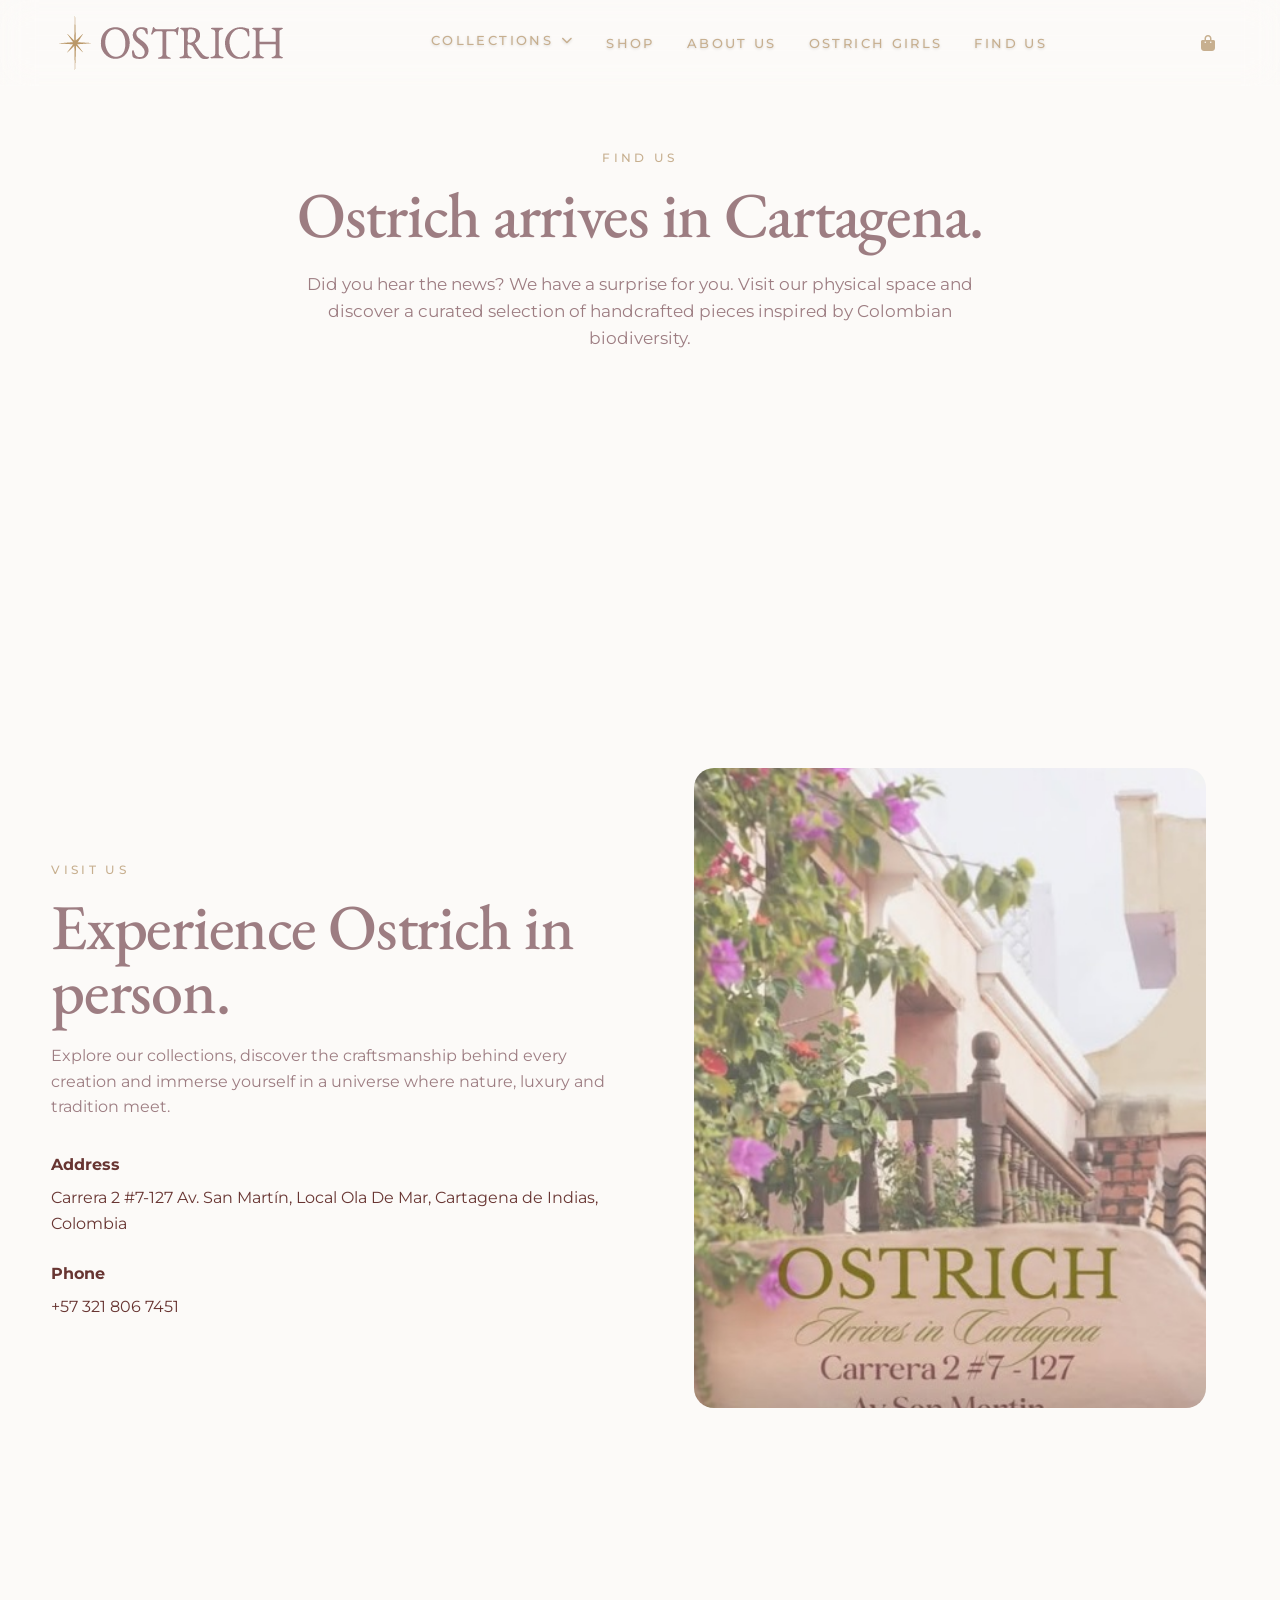
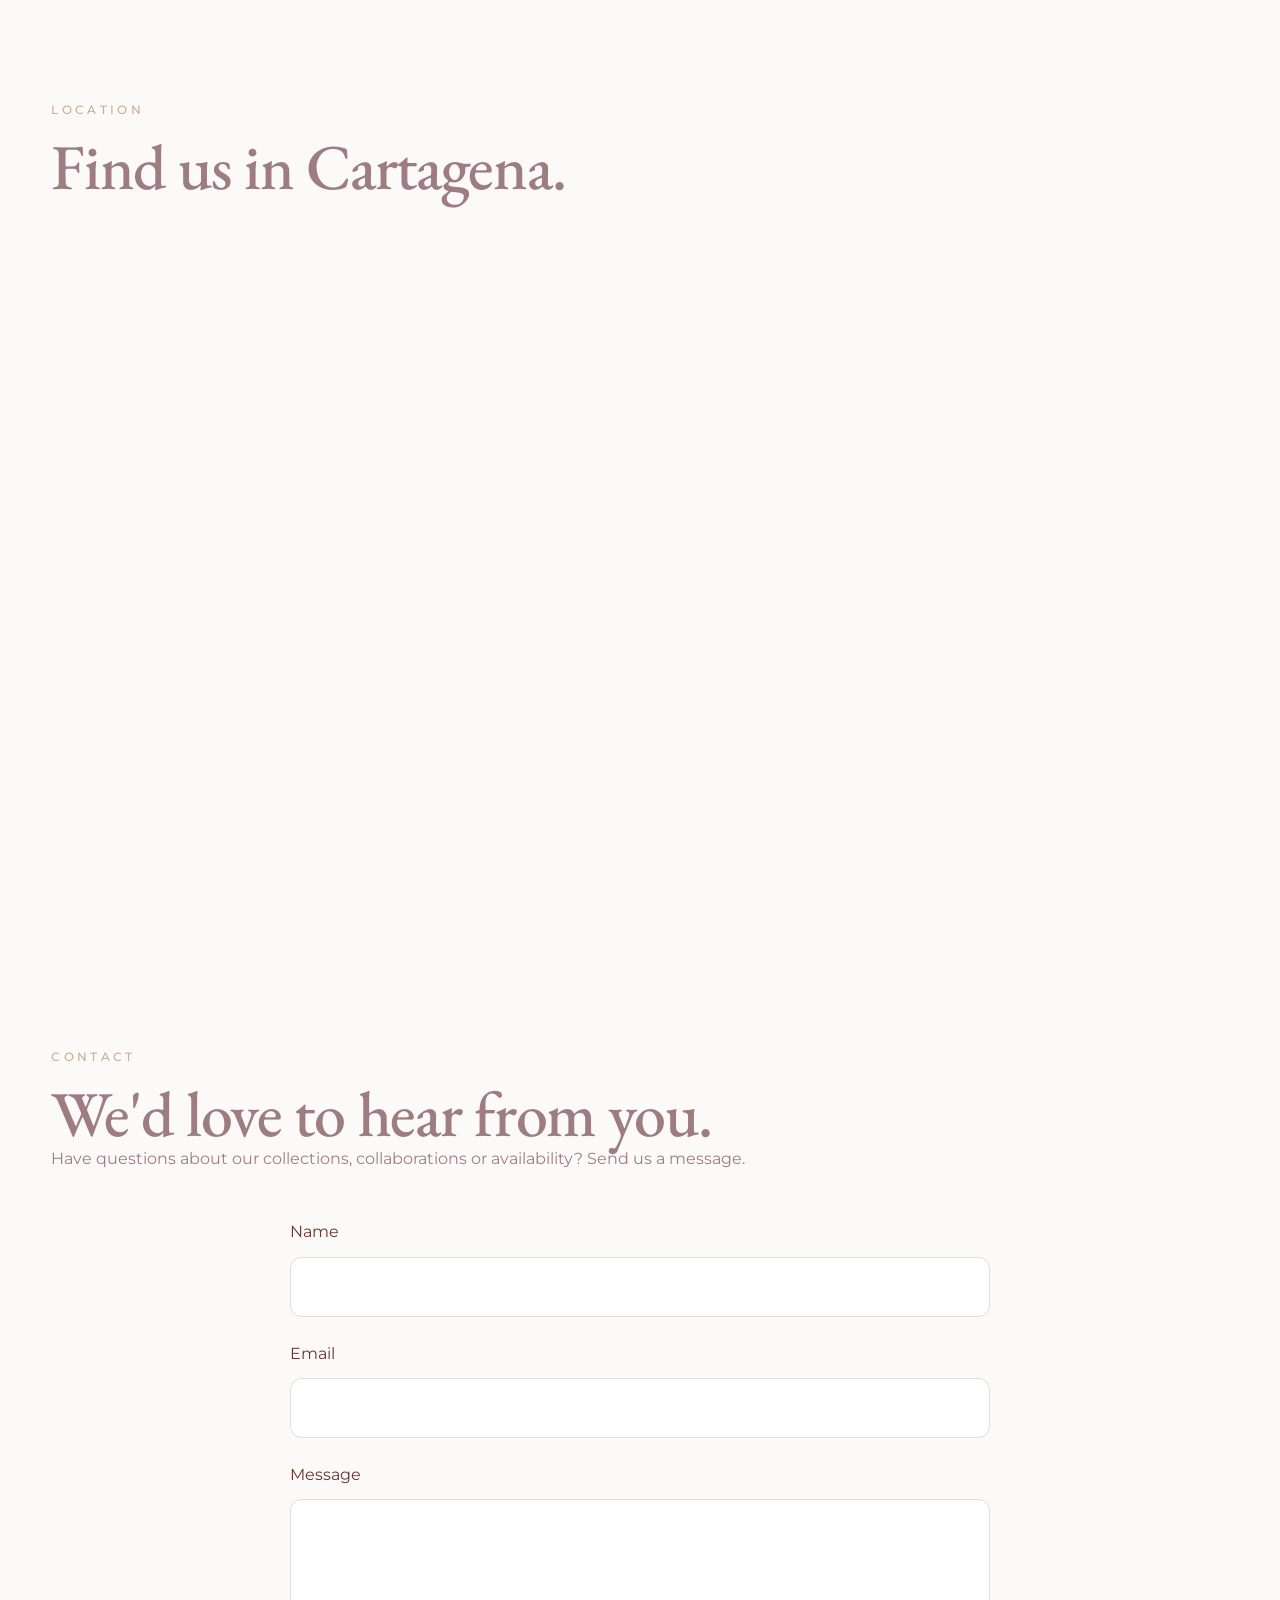
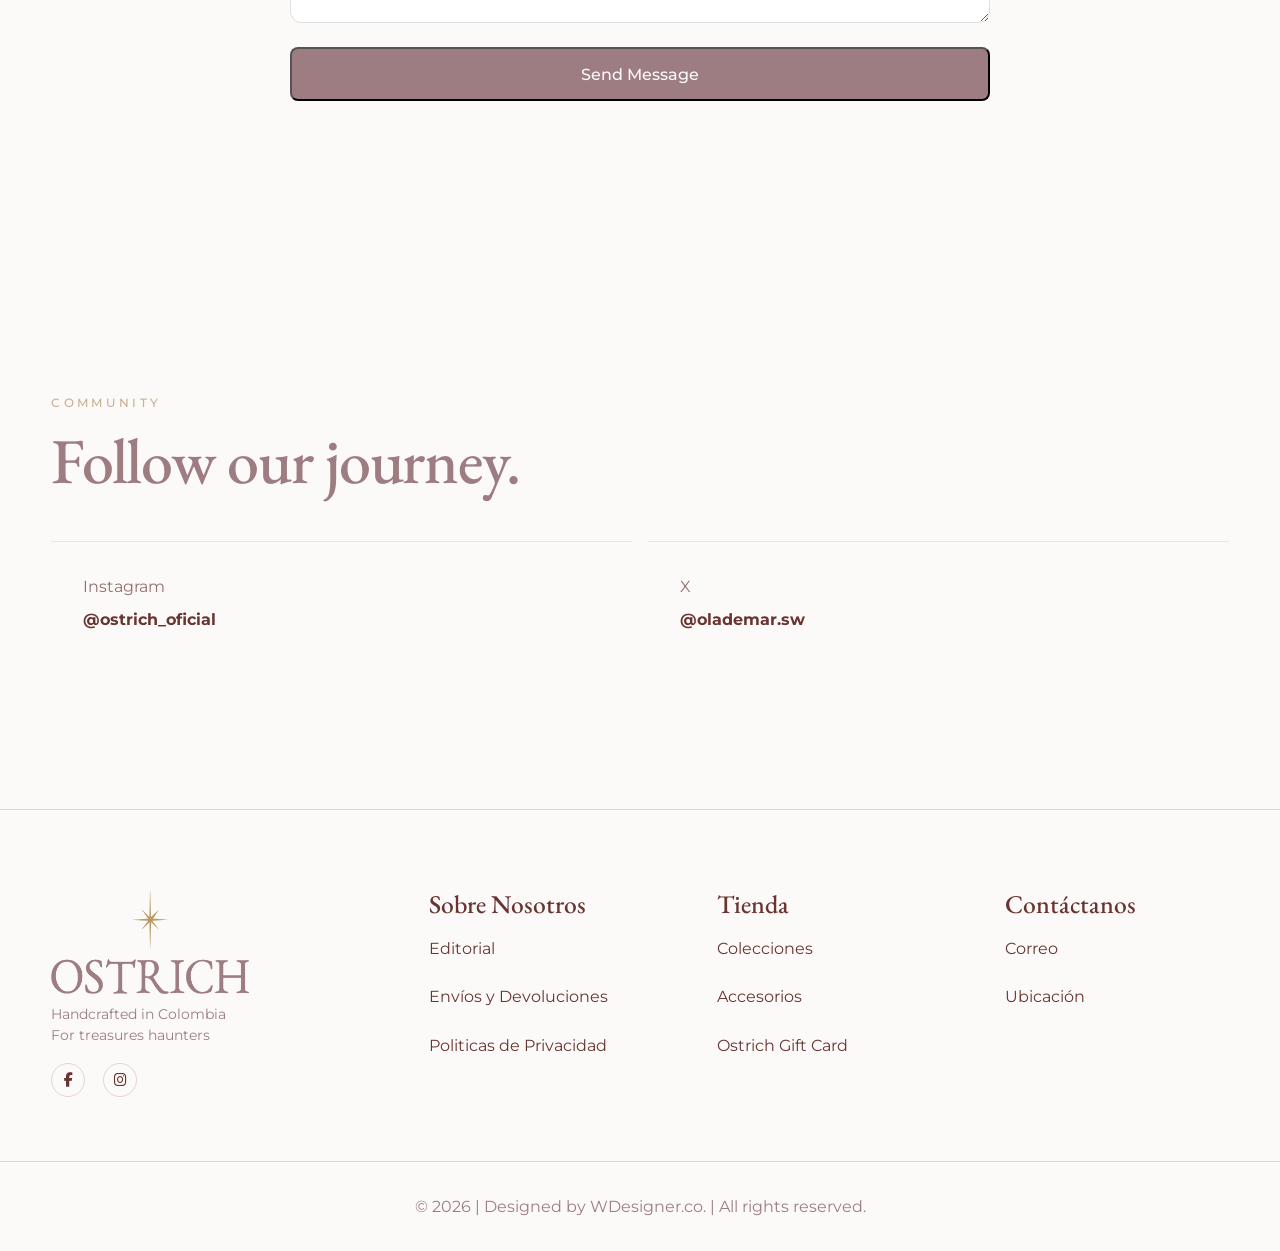
<file: find_us.html>
<!DOCTYPE html>
<html lang="es">

<head>
  <meta charset="UTF-8" />
  <meta name="viewport" content="width=device-width, initial-scale=1.0"/>
  <title>Ostrich | Prototipo</title>
  <meta name="description" content="Luxury fashion experience inspired by modern editorial ecommerce." />

  <!-- GOOGLE FONTS -->
  <link rel="preconnect" href="https://fonts.googleapis.com">
  <link rel="preconnect" href="https://fonts.gstatic.com" crossorigin>
  <link href="https://fonts.googleapis.com/css2?family=Montserrat:wght@300;400;500;600&family=EB+Garamond:wght@400;500;600;700&display=swap" rel="stylesheet">

  <!-- FONT AWESOME -->
  <link rel="stylesheet" href="https://cdnjs.cloudflare.com/ajax/libs/font-awesome/6.5.2/css/all.min.css" />

  <!-- FALLBACK ICONS LOCAL -->
  <!-- <link rel="stylesheet" href="assets/icons/fontawesome/css/all.min.css"/> -->

  <link rel="stylesheet" href="css/estilos_prueba.css" />
  <link rel="stylesheet" href="css/index_estilos.css" />
  <link rel="stylesheet" href="css/find_us.css">
  <link rel="stylesheet" href="css/cart_drawer.css">

  <!-- FAVICON -->
  <link rel="icon" href="img/logos/favicon.png" type="image/png">

</head>

<body>
<!-- =========================
    HEADER
  ========================== -->
  <header class="header">
    <div class="container nav-container">
      <!--LOGO Header-->
      <a href="index.html" class="logo">
        <img src="img/logos/logo_horizontal_240x70.png" alt="Logotipo" />
      </a>

      <!-- Barra de Navegación y Aside-->
      <nav class="nav" aria-label="Principal">
        <ul class="nav-list">
          <li class="nav-dropdown">
            <a href="#" class="dropdown-trigger" aria-haspopup="true" aria-expanded="false">
              Collections
              <i class="fa-solid fa-chevron-down dropdown-icon"></i>
            </a>
            <ul class="dropdown-menu">
              <li><a href="botanica.html">Botanical</a></li>
            </ul>
          </li>
          <li><a href="shop.html">Shop</a></li>
          <li><a href="about_us.html">About Us</a></li>
          <li><a href="index.html#ostrichGirls">Ostrich Girls</a></li>          
          <li><a href="find_us.html">Find Us</a></li>
        </ul>
      </nav>
      
      <!-- Iconos del header-->
      <div class="header-actions">
        <!--Carrito de Compras-->
        <button id="cartButton" class="icon-btn" aria-label="Carrito"> 
          <i class="fa-solid fa-bag-shopping"></i>
        </button>
        
        <!--Menú Hamburguesa!-->
        <button class="menu-btn" aria-label="Abrir menú" aria-expanded="false">
          <i class="fa-solid fa-bars"></i>
          <!-- <img src="assets/icons/menu.svg" alt=""> -->
        </button>
      </div>

    </div>
  </header>

<main>

  <!-- ==========================================
      HERO
  =========================================== -->

  <section class="find-hero section reveal">

<div class="container">

 <header class="collection-intro">

  <span class="eyebrow">
    Find Us
  </span>

  <h2>
     Ostrich arrives in Cartagena.
  </h2>

  <p>
   Did you hear the news? We have a surprise for you.
      Visit our physical space and discover a curated selection
      of handcrafted pieces inspired by Colombian biodiversity.
  </p>

</header>  
  
  
  
    

</div>


  </section>

  <!-- ==========================================
      VISIT US
  =========================================== -->

  <section id="visit_us" class="visit-us section reveal">
    <div class="container visit-grid">
        <article>
            <span class="eyebrow">Visit Us</span>
            <h2>Experience Ostrich in person.</h2>
            <p>Explore our collections, discover the craftsmanship behind
                every creation and immerse yourself in a universe where
                nature, luxury and tradition meet.
            </p>
            <ul class="contact-list">
                <li>
                    <strong>Address</strong>
                    <span>
                        Carrera 2 #7-127 Av. San Martín,
                        Local Ola De Mar,
                        Cartagena de Indias, Colombia
                    </span>
                </li>
                
                <li>
                    <strong>Phone</strong>
                    <a href="tel:+573218067451">+57 321 806 7451</a>
                </li>
            </ul>
        </article>
        
        <figure class="visit-media">
            <div class="visit-media-frame">
                <img
                src="img/editorial/findus.jpg"
                alt="Ostrich Cartagena Boutique"
                loading="lazy">
            </div>
        </figure>
    </div>
</section>

  <!-- ==========================================
      MAP
  =========================================== -->

  <section class="location-map section reveal">


<div class="container">

  <header class="section-heading">

    <span class="eyebrow">
      Location
    </span>

    <h2>
      Find us in Cartagena.
    </h2>

  </header>

  <div class="map-wrapper">

    <iframe
      title="Ola De Mar Cartagena"
      loading="lazy"
      allowfullscreen
      referrerpolicy="no-referrer-when-downgrade"
      src="https://www.google.com/maps?q=10.4030209,-75.5554886&z=17&output=embed">
    </iframe>

  </div>

</div>


  </section>

  <!-- ==========================================
      CONTACT
  =========================================== -->

  <section class="contact-form-section section reveal">


<div id="contact_us" class="container">

  <header class="section-heading">

    <span class="eyebrow">
      Contact
    </span>

    <h2>
      We'd love to hear from you.
    </h2>

    <p>
      Have questions about our collections,
      collaborations or availability?
      Send us a message.
    </p>

  </header>

  <form class="contact-form">

    <label>

      <span>Name</span>

      <input
        type="text"
        name="name"
        required>

    </label>

    <label>

      <span>Email</span>

      <input
        type="email"
        name="email"
        required>

    </label>

    <label>

      <span>Message</span>

      <textarea
        rows="6"
        name="message"
        required></textarea>

    </label>

    <button
      type="submit"
      class="btn btn-dark">

      Send Message

    </button>

  </form>

</div>


  </section>

  <!-- ==========================================
      SOCIAL
  =========================================== -->

  <section class="social-section section reveal">


<div class="container">

  <header class="section-heading">

    <span class="eyebrow">
      Community
    </span>

    <h2>
      Follow our journey.
    </h2>

  </header>

  <div class="social-grid">

    <a
      href="https://instagram.com/ostrich_oficial"
      target="_blank"
      rel="noopener">

      <span>Instagram</span>

      <strong>
        @ostrich_oficial
      </strong>

    </a>

    <a
      href="https://x.com/olademar_sw"
      target="_blank"
      rel="noopener">

      <span>X</span>

      <strong>
        @olademar.sw
      </strong>

    </a>

  </div>

</div>


  </section>

</main>

<!-- =========================
       FOOTER
  ========================== -->
  <footer class="footer">
    <div class="container footer-grid">
      <div class="footer-branding">
        <a href="index.html" class="logo-footer">
          <img src="img/logos/Recurso 1.png" alt="Logotipo" />
        </a>
        
        <p>Handcrafted in Colombia</p>
        <p>For treasures haunters</p>
        
        <div class="footer-social">
          <a href="https://facebook.com"  target="_blank"  aria-label="Facebook">
            <i class="fa-brands fa-facebook-f"></i>
          </a>
          
          <a href="https://www.instagram.com/ostrich_oficial/" target="_blank" aria-label="Instagram">
            <i class="fa-brands fa-instagram"></i>
          </a>
        </div>
      </div>
      
      <div class="footer-links">
        <h4>Sobre Nosotros</h4>
        <ul>
          <li><a href="index.html#editorial">Editorial</a></li>
          <li><a href="envios.html">Envíos y Devoluciones</a></li>
          <li><a href="politicas.html">Politicas de Privacidad</a></li>
        </ul>
      </div>

      <div class="footer-links">
        <h4>Tienda</h4>
        <ul>
          <li><a href="botanica.html">Colecciones</a></li>
          <li><a href="#">Accesorios</a></li>
          <li><a href="#">Ostrich Gift Card</a></li>
        </ul>
      </div>

      <div class="footer-links">
        <h4>Contáctanos</h4>
        <ul>
          <li><a href="find_us.html#contact_us">Correo</a></li>
          <li><a href="find_us.html#visit_us">Ubicación</a></li>
        </ul>
      </div>
    </div>
    
    <div class="footer-bottom">
      <p> © 2026 | Designed by WDesigner.co. | All rights reserved. </p>
    </div>

  </footer>

  <!-- =========================
       WHATSAPP FLOAT BUTTON
  ========================== -->

  <a class="whatsapp-btn"
    href="https://wa.link/ncacsm"    
    target="_blank"
    rel="noopener noreferrer"
    aria-label="Contactar por WhatsApp"
  >

    <i class="fa-brands fa-whatsapp"></i>
    <!--img src="assets/icons/whatsapp.svg" alt="" -->
  </a>

  
</div>

<!-- Bolsa de Compras -->
<aside id="cartDrawer" class="cart-drawer" aria-hidden="true"> 
  <header class="cart-header">
    <h2>Mi carrito<span id="cartCount"> (0)</span></h2>
    <button class="cart-close" aria-label="Cerrar"> 
      <i class="fa-solid fa-xmark"></i>
    </button>
  </header>

  <section class="cart-items" id="cartItems">
    <!-- JS -->
  </section>
  <footer class="cart-footer">
    <div class="cart-summary">
      <span>Subtotal</span>
      <strong id="cartSubtotal">$0</strong>
    </div>
    <a href="checkout.html" class="btn btn-dark cart-checkout">Checkout</a>
  </footer>
</aside>


<div id="cartOverlay"class="cart-overlay"></div>

  <script src="js/app2.js"></script>
  <script src="js/testimonials.js"></script>
  <script src="js/modal_newsletter.js"></script>
  <script src="js/personalizacion.js">  </script>
  <script src="js/drawer.js"></script>

 

</body>

</html>
</file>
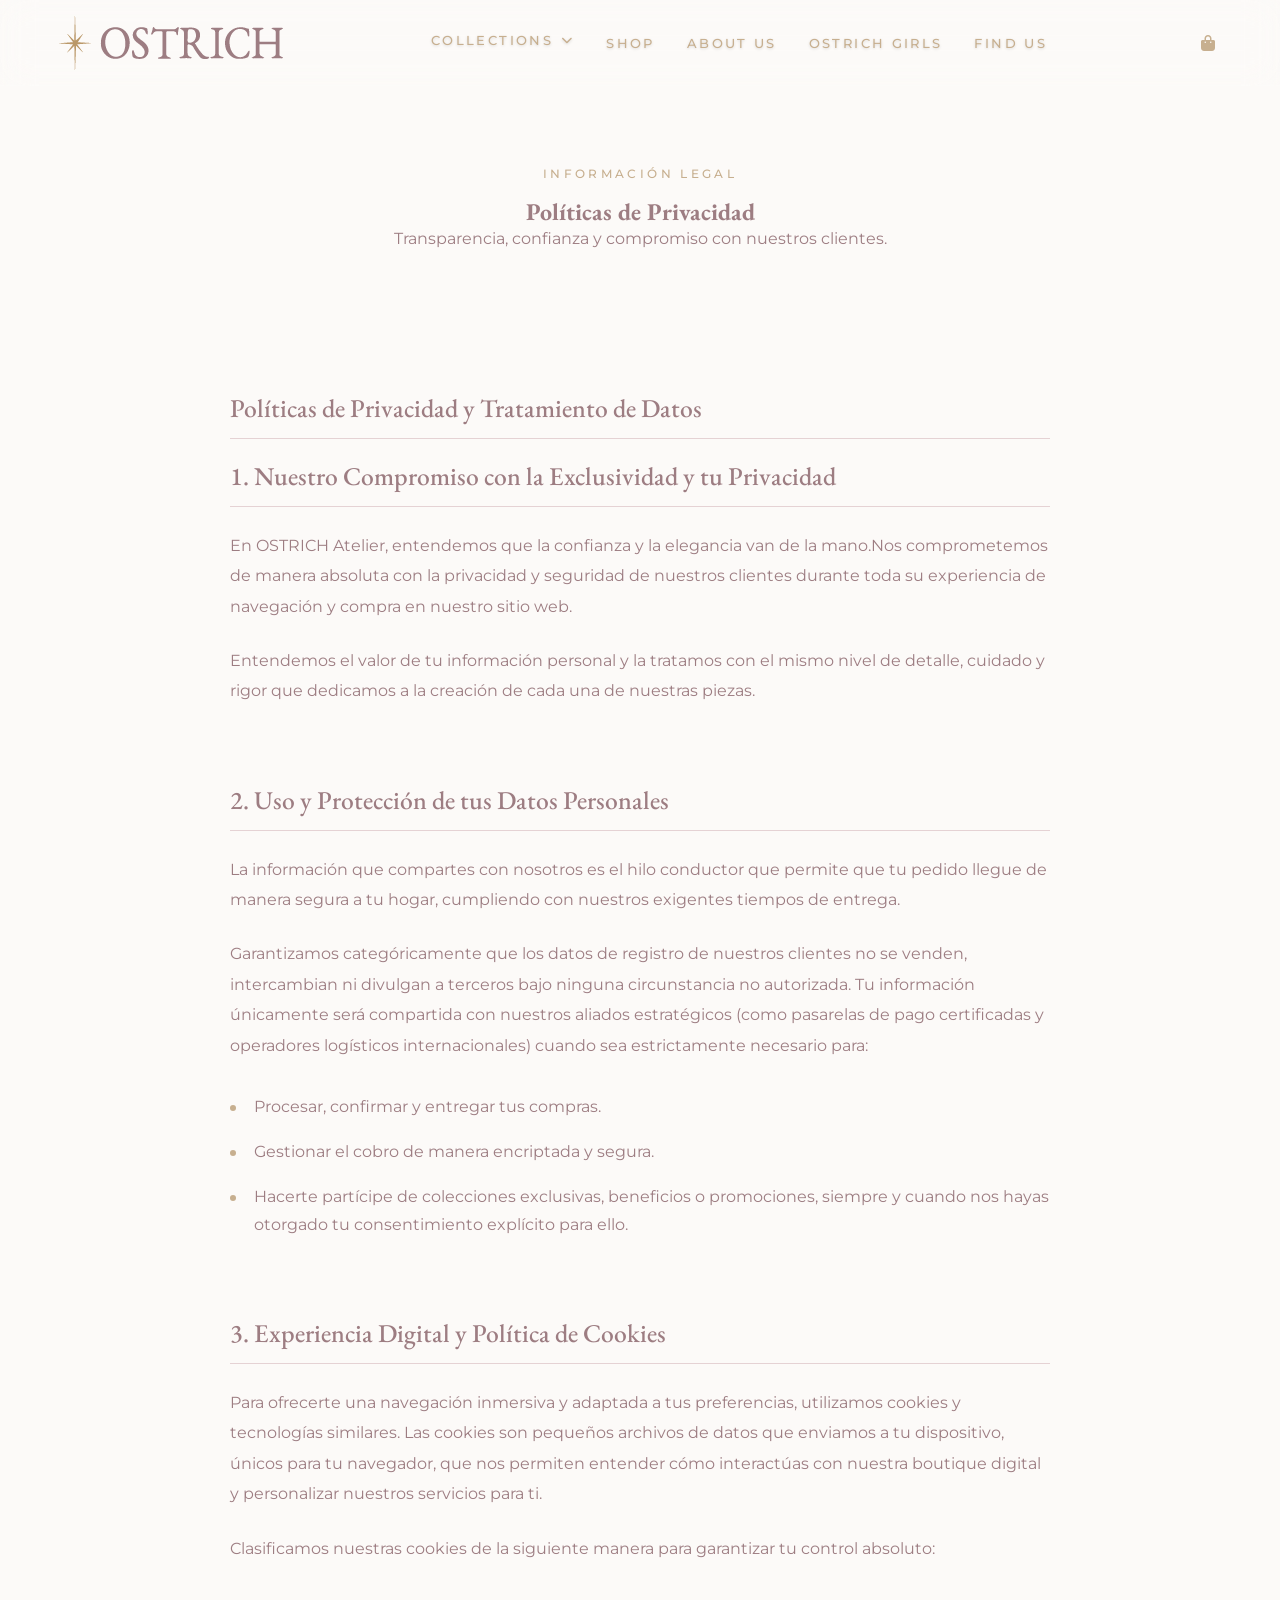
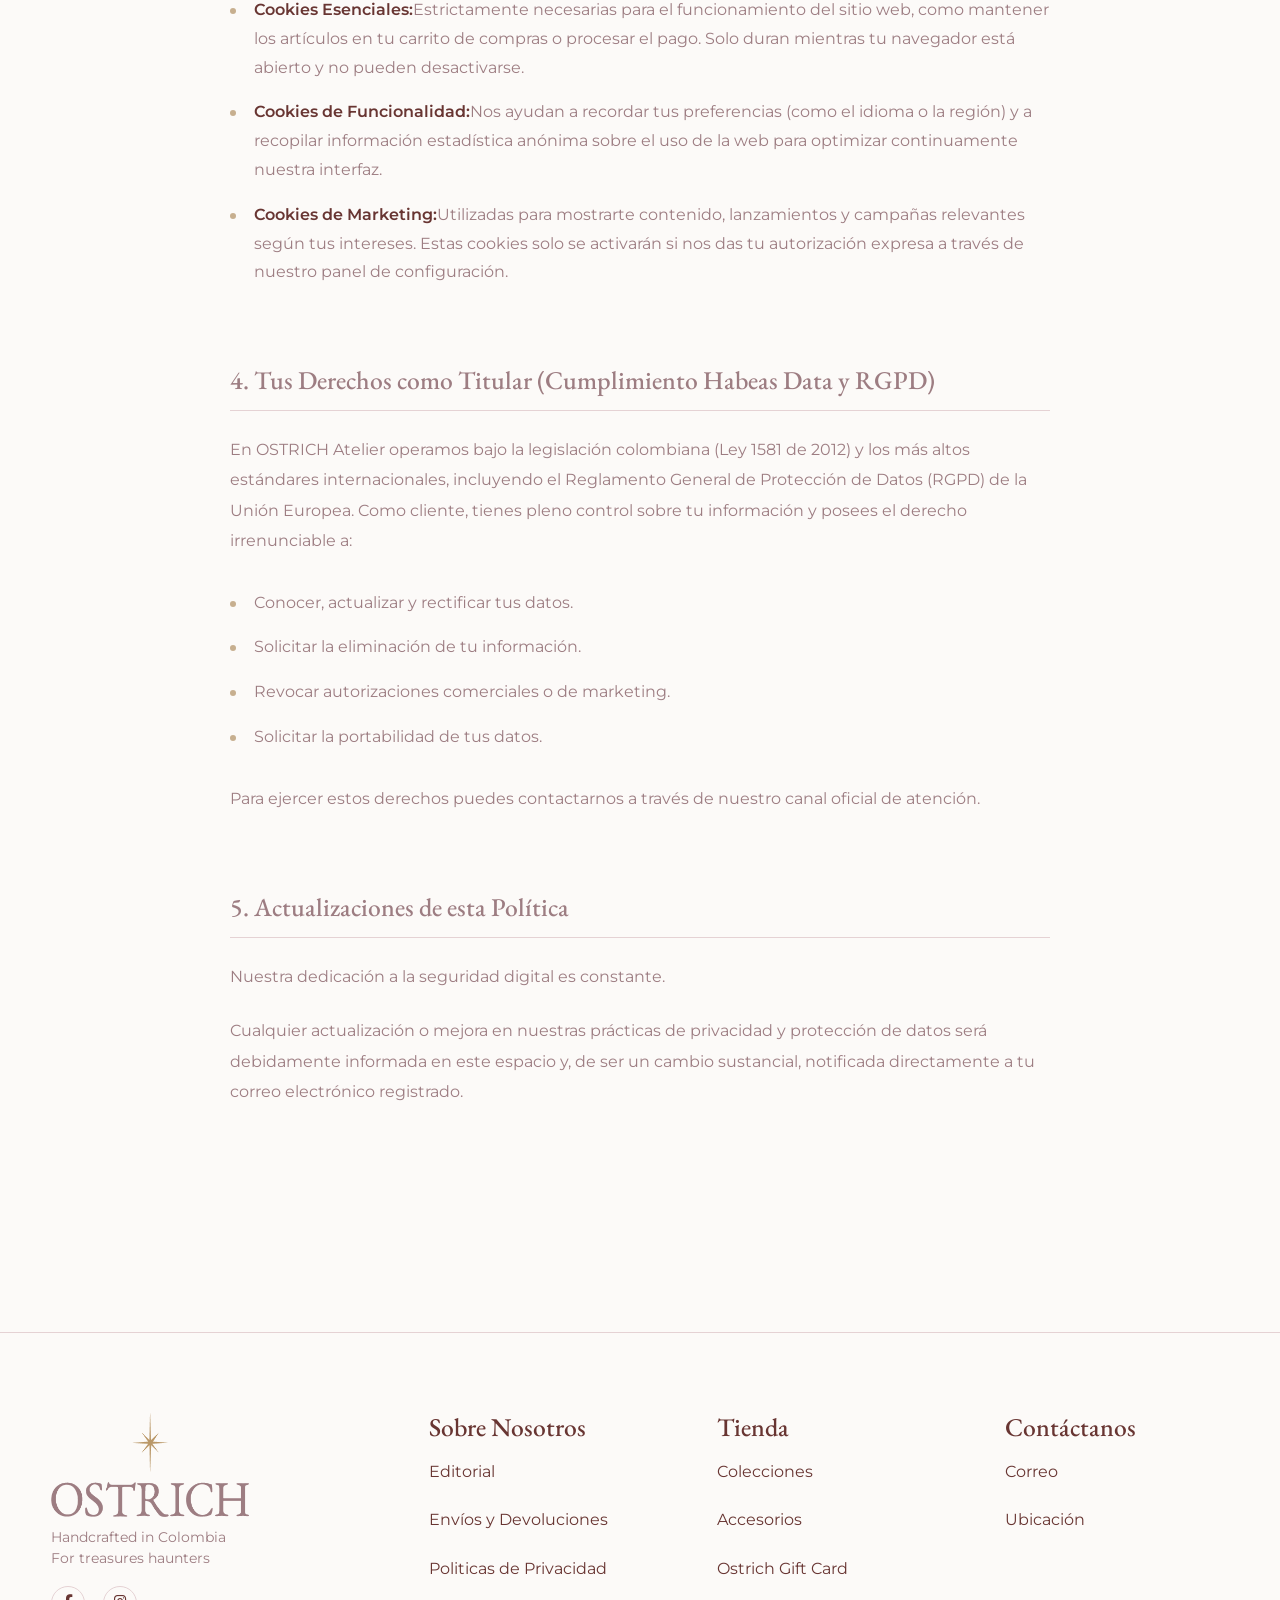
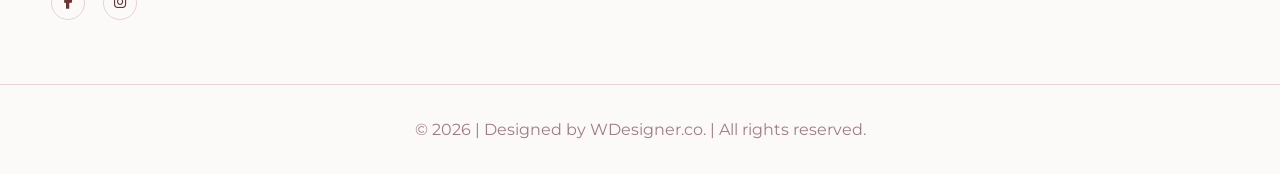
<file: politicas.html>
<!DOCTYPE html>
<html lang="es">

<head>
  <meta charset="UTF-8" />
  <meta name="viewport" content="width=device-width, initial-scale=1.0"/>
  <title>Ostrich | Prototipo</title>
  <meta name="description" content="Luxury fashion experience inspired by modern editorial ecommerce." />

  <!-- GOOGLE FONTS -->
  <link rel="preconnect" href="https://fonts.googleapis.com">
  <link rel="preconnect" href="https://fonts.gstatic.com" crossorigin>
  <link href="https://fonts.googleapis.com/css2?family=Montserrat:wght@300;400;500;600&family=EB+Garamond:wght@400;500;600;700&display=swap" rel="stylesheet">

  <!-- FONT AWESOME -->
  <link rel="stylesheet" href="https://cdnjs.cloudflare.com/ajax/libs/font-awesome/6.5.2/css/all.min.css" />

  <!-- FALLBACK ICONS LOCAL -->
  <!-- <link rel="stylesheet" href="assets/icons/fontawesome/css/all.min.css"/> -->

  <link rel="stylesheet" href="css/estilos_prueba.css" />
  <link rel="stylesheet" href="css/index_estilos.css" />
  <link rel="stylesheet" href="css/cart_drawer.css">
  <link rel="stylesheet" href="css/politicas.css">

  <!-- FAVICON -->
  <link rel="icon" href="img/logos/favicon.png" type="image/png">

</head>

<body>
  <!-- =========================
    HEADER
  ========================== -->
  <header class="header">
    <div class="container nav-container">
      <!--LOGO Header-->
      <a href="index.html" class="logo">
        <img src="img/logos/logo_horizontal_240x70.png" alt="Logotipo" />
      </a>

      <!-- Barra de Navegación y Aside-->
      <nav class="nav" aria-label="Principal">
        <ul class="nav-list">
          <li class="nav-dropdown">
            <a href="#" class="dropdown-trigger" aria-haspopup="true" aria-expanded="false">
              Collections
              <i class="fa-solid fa-chevron-down dropdown-icon"></i>
            </a>
            <ul class="dropdown-menu">
              <li><a href="botanica.html">Botanical</a></li>
            </ul>
          </li>
          <li><a href="shop.html">Shop</a></li>
          <li><a href="about_us.html">About Us</a></li>
          <li><a href="index.html#ostrichGirls">Ostrich Girls</a></li>          
          <li><a href="find_us.html">Find Us</a></li>
        </ul>
      </nav>
      
      <!-- Iconos del header-->
      <div class="header-actions">
        <!--Carrito de Compras-->
        <button id="cartButton" class="icon-btn" aria-label="Carrito"> 
          <i class="fa-solid fa-bag-shopping"></i>
        </button>
        
        <!--Menú Hamburguesa!-->
        <button class="menu-btn" aria-label="Abrir menú" aria-expanded="false">
          <i class="fa-solid fa-bars"></i>
          <!-- <img src="assets/icons/menu.svg" alt=""> -->
        </button>
      </div>

    </div>
  </header>

  <!-- =========================
    MAIN
  ========================== -->
  <main class="legal-page">
    <section class="legal-hero">
      <div class="container">
        <header class="collection-intro">
          <span class="eyebrow">Información Legal</span>
          <h1>Políticas de Privacidad</h1>
          <p>Transparencia, confianza y compromiso con nuestros clientes.</p>
        </header>
      </div>
    </section>
    
    <section class="legal-content section">
      <div class="legal-container">
        <h3>Políticas de Privacidad y Tratamiento de Datos</h3>
        <section>
          <h3>1. Nuestro Compromiso con la Exclusividad y tu Privacidad</h3>
          <p>En OSTRICH Atelier, entendemos que la confianza y la elegancia van de la mano.Nos comprometemos de manera absoluta con la privacidad y seguridad de nuestros clientes durante toda su experiencia de navegación y compra en nuestro sitio web.</p>
          <p>Entendemos el valor de tu información personal y la tratamos con el mismo nivel de detalle, cuidado y rigor que dedicamos a la creación de cada una de nuestras piezas. </p>
        </section>
        
        <section>
          <h3>2. Uso y Protección de tus Datos Personales</h3>
          <p>La información que compartes con nosotros es el hilo conductor que permite que tu pedido llegue de manera segura a tu hogar, cumpliendo con nuestros exigentes tiempos de entrega.</p>
          <p>Garantizamos categóricamente que los datos de registro de nuestros clientes no se venden, intercambian ni divulgan a terceros bajo ninguna circunstancia no autorizada. Tu información únicamente será compartida con nuestros aliados estratégicos (como pasarelas de pago certificadas y operadores logísticos internacionales) cuando sea estrictamente necesario para:</p>
          <ul>
            <li>Procesar, confirmar y entregar tus compras.</li>
            <li>Gestionar el cobro de manera encriptada y segura.</li>
            <li>Hacerte partícipe de colecciones exclusivas, beneficios o promociones, siempre y cuando nos hayas otorgado tu consentimiento explícito para ello.</li>
          </ul>
        </section>
        
        <section>
          <h3>3. Experiencia Digital y Política de Cookies</h3>
          <p>Para ofrecerte una navegación inmersiva y adaptada a tus preferencias, utilizamos cookies y tecnologías similares. Las cookies son pequeños archivos de datos que enviamos a tu dispositivo, únicos para tu navegador, que nos permiten entender cómo interactúas con nuestra boutique digital y personalizar nuestros servicios para ti.</p>
          <p>Clasificamos nuestras cookies de la siguiente manera para garantizar tu control absoluto:</p>
          <ul>
            <li><strong>Cookies Esenciales:</strong>Estrictamente necesarias para el funcionamiento del sitio web, como mantener los artículos en tu carrito de compras o procesar el pago. Solo duran mientras tu navegador está abierto y no pueden desactivarse.</li>
            <li><strong>Cookies de Funcionalidad:</strong>Nos ayudan a recordar tus preferencias (como el idioma o la región) y a recopilar información estadística anónima sobre el uso de la web para optimizar continuamente nuestra interfaz.</li>
            <li><strong>Cookies de Marketing:</strong>Utilizadas para mostrarte contenido, lanzamientos y campañas relevantes según tus intereses. Estas cookies solo se activarán si nos das tu autorización expresa a través de nuestro panel de configuración.</li>
          </ul>
        </section>
        
        <section>
          <h3>4. Tus Derechos como Titular (Cumplimiento Habeas Data y RGPD)</h3>
          <p>En OSTRICH Atelier operamos bajo la legislación colombiana (Ley 1581 de 2012) y los más altos estándares internacionales, incluyendo el Reglamento General de Protección de Datos (RGPD) de la Unión Europea. Como cliente, tienes pleno control sobre tu información y posees el derecho irrenunciable a:</p>
          <ul>
            <li>Conocer, actualizar y rectificar tus datos.</li>
            <li>Solicitar la eliminación de tu información.</li>
            <li>Revocar autorizaciones comerciales o de marketing.</li>
            <li>Solicitar la portabilidad de tus datos.</li>
          </ul>
          <p>Para ejercer estos derechos puedes contactarnos a través de nuestro canal oficial de atención. </p>
        </section>
        
        <section>
          <h3>5. Actualizaciones de esta Política</h3>
          <p>Nuestra dedicación a la seguridad digital es constante.</p>
          <p>Cualquier actualización o mejora en nuestras prácticas de privacidad y protección de datos será debidamente informada en este espacio y, de ser un cambio sustancial, notificada directamente a tu correo electrónico registrado.</p>
        </section>

      </div>
    </section>
  
  </main>

  <!-- =========================
       FOOTER
  ========================== -->
  <footer class="footer">
    <div class="container footer-grid">
      <div class="footer-branding">
        <a href="index.html" class="logo-footer">
          <img src="img/logos/Recurso 1.png" alt="Logotipo" />
        </a>
        
        <p>Handcrafted in Colombia</p>
        <p>For treasures haunters</p>
        
        <div class="footer-social">
          <a href="https://facebook.com"  target="_blank"  aria-label="Facebook">
            <i class="fa-brands fa-facebook-f"></i>
          </a>
          
          <a href="https://www.instagram.com/ostrich_oficial/" target="_blank" aria-label="Instagram">
            <i class="fa-brands fa-instagram"></i>
          </a>
        </div>
      </div>
      
      <div class="footer-links">
        <h4>Sobre Nosotros</h4>
        <ul>
          <li><a href="index.html#editorial">Editorial</a></li>
          <li><a href="envios.html">Envíos y Devoluciones</a></li>
          <li><a href="politicas.html">Politicas de Privacidad</a></li>
        </ul>
      </div>

      <div class="footer-links">
        <h4>Tienda</h4>
        <ul>
          <li><a href="botanica.html">Colecciones</a></li>
          <li><a href="#">Accesorios</a></li>
          <li><a href="#">Ostrich Gift Card</a></li>
        </ul>
      </div>

      <div class="footer-links">
        <h4>Contáctanos</h4>
        <ul>
          <li><a href="find_us.html#contact_us">Correo</a></li>
          <li><a href="find_us.html#visit_us">Ubicación</a></li>
        </ul>
      </div>
    </div>
    
    <div class="footer-bottom">
      <p> © 2026 | Designed by WDesigner.co. | All rights reserved. </p>
    </div>

  </footer>

  <!-- =========================
       WHATSAPP FLOAT BUTTON
  ========================== -->
  <a class="whatsapp-btn" href="https://wa.link/ncacsm" target="_blank" rel="noopener noreferrer" aria-label="Contactar por WhatsApp">
    <i class="fa-brands fa-whatsapp"></i>
    <!--img src="assets/icons/whatsapp.svg" alt="" -->
  </a>
    
  <!-- =========================
      CARRITO DE COMPRAS
  ========================== -->
  <aside id="cartDrawer" class="cart-drawer" aria-hidden="true"> 
    <header class="cart-header">
      <h2>Mi carrito<span id="cartCount"> (0)</span></h2>
      <button class="cart-close" aria-label="Cerrar"> 
        <i class="fa-solid fa-xmark"></i>
      </button>
    </header>
    <section class="cart-items" id="cartItems">
    <!-- JS -->
    </section>
    <footer class="cart-footer">
      <div class="cart-summary">
        <span>Subtotal</span>
        <strong id="cartSubtotal">$0</strong>
      </div>
      <a href="checkout.html" class="btn btn-dark cart-checkout">Checkout</a>
    </footer>
  </aside>
  <div id="cartOverlay"class="cart-overlay"></div>


  <script src="js/app2.js"></script>
  <script src="js/testimonials.js"></script>
  <script src="js/modal_newsletter.js"></script>
  <script src="js/personalizacion.js">  </script>
  <script src="js/drawer.js"></script>

 

</body>

</html>
</file>
<file: css/estilos_prueba.css>
/* =========================================================
   DESIGN SYSTEM
========================================================= */

:root {

  /* =====================
     COLORS
  ====================== */

   --color-background:#FCFAF8;

  --color-surface:#F2E5DA;

  --color-text-primary:#683532;

  --color-text-secondary:#9D7D82;

  --color-border:#E5D2D4;

  --color-primary:#9D7D82;

  --color-primary-hover:#893941;

  --color-secondary:#FCFAF8;

  --color-overlay-dark: rgba(61,44,39,.45);


  /* ACCENTS */

  --color-accent-gold:#C7AF8F;

  --color-accent-camel:#C1A47A;

  --color-accent-burgundy:#893941;

  --color-accent-rose:#CB7885;

  /* GREENS */

  --color-sage:#D4D994;

  --color-olive:#5E6623;

  --color-moss:#3D441E;

   /* UI */

  --color-badge-sale:#893941;

  --color-badge-new:#C7AF8F;

  --color-whatsapp:#C1A47A;


  /* =====================
     TYPOGRAPHY
  ====================== */

  --font-primary:
    "Montserrat",
    sans-serif;

  --font-display:
    "EB Garamond",
    serif;

  --font-editorial:
    "EB Garamond",
    serif;


  /* =====================
     LAYOUT
  ====================== */

  --container-width: 1280px;

  --section-spacing: 9rem;

  --radius-sm: 12px;
  --radius-md: 20px;
  --radius-lg: 32px;

  /* =====================
     EFFECTS
  ====================== */

  --transition-fast: 0.25s ease;
  --transition-base: 0.4s ease;
  --transition-slow: 0.7s ease;

  --shadow-soft:
    0 10px 30px rgba(0,0,0,0.06);

}

/* =========================================================
   RESET
========================================================= */

* {
  margin: 0;
  padding: 0;
  box-sizing: border-box;
}

html {
  scroll-behavior: smooth;
}

body {
  font-family: var(--font-primary);
  background: var(--color-background);
  color: var(--color-text-primary);
  line-height: 1.6;
  overflow-x: hidden;
}

img {
  width: 100%;
  display: block;
}

a {
  text-decoration: none;
  color: inherit;
}

button,
input {
  font: inherit;
}

ul {
  list-style: none;
}

/* =========================================================
   ACCESSIBILITY
========================================================= */

.sr-only {
  position: absolute;
  width: 1px;
  height: 1px;
  overflow: hidden;
  clip: rect(0,0,0,0);
}

/* =========================================================
   GLOBAL
========================================================= */

.container {
  width: min(92%, var(--container-width));
  margin-inline: auto;
}

.section {
  padding: var(--section-spacing) 0;
}

h1,
h2,
h3,
.logo,
.footer-logo {
  font-family: var(--font-display);
  line-height: 1.1;
}

h1,
h2,
h3 {
  color:
  var(--color-primary);
}

.hero-content h1{
  font-family: var(--font-display);
  font-size: clamp(4.5rem,8vw,7.5rem);
  font-weight:500;
  line-height:.92;
  letter-spacing:-.04em;
  color:#FCFAF8;
  max-width:11ch;
}

h2{
  font-family: var(--font-display);
  font-size: clamp(3rem,5vw,5rem);
  font-weight:500;
  line-height:1;
  letter-spacing:-.02em;
  color:var(--color-primary);
}

h3{
  font-family: var(--font-display);
  font-size: clamp(2rem,3vw,3rem);
  font-weight:500;
  line-height:1.05;
}

h4{
  font-family: var(--font-display);
  font-size: clamp(1.25rem,2vw,2rem);
  font-weight:500;
  line-height:1.1;
  color:var(--color-text-primary);
}

p {
  color: var(--color-text-secondary);
}

.eyebrow {
  display: inline-block;
  margin-bottom: 1rem;
  font-family:var(--font-primary);
  font-size:.75rem;
  font-weight:500;
  letter-spacing:.28em;
  text-transform:uppercase;
  color: var(--color-accent-gold);
}

/* =========================================================
   REVEAL EFFECT
========================================================= */

.reveal {
  opacity: 0;
  transform: translateY(60px);
  transition: opacity 1s ease, transform 1s ease;
}

.reveal.active {
  opacity: 1;
  transform: translateY(0);
}

/* =========================================================
   HEADER
========================================================= */

.header {
  position: fixed;
  top: 0;
  width: 100%;
  z-index: 999;
  background: rgba(255,255,255,0.08);
  backdrop-filter: blur(16px);
  -webkit-backdrop-filter: blur(16px);
  border-bottom: 1px solid rgba(255,255,255,0.15);
  transition:
    background 0.4s ease,
    backdrop-filter 0.4s ease,
    border-color 0.4s ease,
    box-shadow 0.4s ease;
}

/* ==================================
   HEADER GLASS
================================== */

.header:not(.header-scrolled) .nav-list a  {
  color:  #C7AF8F;
  text-shadow: 0 1px 3px rgba(0,0,0,0.15);
}

.header:not(.header-scrolled) .icon-btn,
.header:not(.header-scrolled) .menu-btn {
  color: var(--color-accent-gold);
}

.icon-btn,
.menu-btn {
  color: var(--color-accent-gold);
  transition: color .3s ease;
}

.icon-btn:hover,
.menu-btn:hover {
  color: var(--color-accent-camel);
}

/* Estado cuando se hace scroll */
.header.header-scrolled {
  background: rgba(255,255,255,0.92);
  backdrop-filter: blur(14px);
  -webkit-backdrop-filter: blur(14px);
  border-color: var(--color-border);
  box-shadow: var(--shadow-soft);
}

.header-scrolled {
  border-color: var(--color-border);
  box-shadow: var(--shadow-soft);
}

.nav-container {
  min-height: 85px;
  display: flex;
  align-items: center;
  justify-content: space-between;
}

.logo {
  font-size: 1.7rem;
  font-weight: 700;
}

.logo img {
  width: 240px;
  height: 70px; 
}

.nav-list {
  display: flex;
  gap: 2rem;
}

.nav-list a {
  position: relative;
  font-size: 0.95rem;
   font-family: var(--font-primary);
  font-size:.82rem;
  font-weight:500;
  letter-spacing:.18em;
  text-transform:uppercase;
}

.nav-list a::after {
  content: "";
  position: absolute;
  left: 0;
  bottom: -5px;
  width: 0;
  height: 1px;
  background: currentColor;
  transition: var(--transition-base);  
}

.nav-list a:hover::after {
  width: 100%;
}

/* ==================================
   COLLECTION DROPDOWN
================================== */

.nav-dropdown {
  position: relative;
}

.dropdown-trigger {
  display: flex;
  align-items: center;
  gap: .5rem;
}

.dropdown-icon {
  font-size: .7rem;
  transition: transform .3s ease;
}

/* menú oculto */
.dropdown-menu {
  position: absolute;
  top: calc(100% + 18px);
  left: 50%;
  transform:
    translateX(-50%)
    translateY(10px);
  min-width: 220px;
  padding: 12px;
  background: rgba(255,255,255,.96);
  backdrop-filter: blur(20px);
  border: 1px solid rgba(0,0,0,.06);
  border-radius: 16px;
  box-shadow: 0 20px 50px rgba(0,0,0,.08);
  opacity: 0;
  visibility: hidden;
  transition:
    opacity .3s ease,
    transform .3s ease,
    visibility .3s ease;
  z-index: 1000;
}

/* item submenu */
.dropdown-menu a {
  display: block;
  padding: 12px 16px;
  border-radius: 10px;
  font-size: .78rem;
  letter-spacing: .15em;
  text-transform: uppercase;
}

/* hover */
.dropdown-menu a:hover {
  background:  rgba(157,125,130,.08);
}

/* abierto */
.nav-dropdown.is-open .dropdown-menu {
  opacity: 1;
  visibility: visible;
  transform:
    translateX(-50%)
    translateY(0);
}

.nav-dropdown.is-open .dropdown-icon {
  transform: rotate(180deg);
}

.header-actions {
  display: flex;
  align-items: center;
  gap: 1rem;
}

.icon-btn,
.menu-btn {
  width: 42px;
  height: 42px;
  border: none;
  background: transparent;
  display: flex;
  align-items: center;
  justify-content: center;
  cursor: pointer;
  transition: var(--transition-fast);
}

.icon-btn:hover,
.menu-btn:hover {
  transform: translateY(-2px);
}

.icon-btn i,
.menu-btn i {
  font-size: 1rem;
}

.menu-btn {
  display: none;
}

.menu-btn i {
  transition:
    transform .25s ease,
    opacity .25s ease;
}

.nav-open ~ .header-actions .menu-btn i {
  transform: rotate(90deg);
}

/* =========================================================
   FOOTER
========================================================= */

.footer {
  border-top: 1px solid var(--color-border);
  padding-top: 5rem;
}

.footer-grid {
  display: grid;
  grid-template-columns: 1.4fr 1fr 1fr 1fr;
  gap: 4rem;
  align-items: start;
}

.logo-footer img {
  width: 150px;
  max-height: 84px;
  margin-bottom: 10px;
}

.footer-branding p {
  color: var(--color-text-secondary);
  font-size: 0.7rem;
  line-height: 1.4;
  padding-left: 0;
}

.footer-social {
  display: flex;
  gap: 18px;
  margin-top: 18px;
}

.footer-social a {
  width: 34px;
  height: 34px;
  display: flex;
  align-items: center;
  justify-content: center;
  border: 1px solid var(--color-border);
  border-radius: 50%;
  transition: all .3s ease;
}

.footer-social a i {
  font-size: 0.9rem;
}

.footer-social a:hover {
  transform: translateY(-3px);
  background: #500a0a;
  color: white;
  border-color: #571919;
}

.footer-links h4{
  margin-bottom: 1rem;
}

/* ====================================
   FOOTER LINKS ANIMATION
==================================== */
.footer ul li a{
  position: relative;
}

.footer ul li a::after{
  content: "";
  position: absolute;
  left: 0;
  bottom: -4px;
  width: 100%;
  height: 1px;
  background: #000;
  transform: scaleX(0);
  transform-origin: left;
  transition: transform .35s ease;
}

.footer ul li a:hover::after{
  transform: scaleX(1);
}

.footer li + li {
  margin-top: 0.8rem;
}

.footer-bottom {
  border-top: 1px solid var(--color-border);
  margin-top: 4rem;
  padding: 2rem 0;
  text-align: center;
}

/* =========================================================
   WHATSAPP
========================================================= */

.whatsapp-btn {
  position: fixed;
  right: 24px;
  bottom: 24px;
  width: 64px;
  height: 64px;
  border-radius: 50%;
  background:  var(--color-whatsapp);
  color: white;
  display: flex;
  align-items: center;
  justify-content: center;
  font-size: 1.8rem;
  box-shadow:  0 12px 30px rgba(0,0,0,0.18);
  z-index: 999;
  opacity: 0;
  visibility: hidden;
  transform: translateY(20px);
  transition: var(--transition-base);
}

.whatsapp-btn.show {
  opacity: 1;
  visibility: visible;
  transform: translateY(0);
}

.whatsapp-btn:hover {
  background-color: #3D441E;
}

/* =========================================================
   RESPONSIVE
========================================================= */

@media (max-width: 1100px) {
    .footer-grid {
    grid-template-columns: 1fr;
  }
 
}

@media (min-width:1101px){

  .footer-branding{
    max-width:280px;
  }

  .footer-branding p {
  color: var(--color-text-secondary);
  font-size: 0.9rem;
  line-height: 1.4;
  padding-left: 0;
}

  .logo-footer img {
  width: 198px;
  max-height: 112px;
  margin-bottom: 10px;
}

  .footer-grid > div{
    display:flex;
    flex-direction:column;
  }

  .footer h4{
    margin-bottom:18px;
  }

  .footer ul{
    display:flex;
    flex-direction:column;
    gap:10px;
  }
}

@media (max-width: 768px) {

    .section{
  padding:7rem 0;
}
    .nav {
    position: fixed;
    top: 85px;
    left: -100%;
    width: 100%;
    background: white;
    padding: 2rem;
    transition: var(--transition-base);
  }

  .nav-open {
    left: 0;
  }

  .nav-list {
    flex-direction: column;
  }

  .menu-btn {
    display: flex;
  }

  .nav-list a {
  display: block;
  padding: 14px 16px;
  border-radius: 10px;
  transition:background-color 0.25s ease, padding-left 0.25s ease;
}

.nav-list a:hover {
  background: rgba(137, 57, 65,0.08);
  padding-left: 22px;
}

/* ==========================
   MOBILE DROPDOWN
========================== */

.nav-dropdown {
  width: 100%;
}

.dropdown-trigger {
  width: 100%;
  display: flex;
  align-items: center;
  justify-content: space-between;
}

.dropdown-menu {
  position: static;
  transform: none;
  opacity: 1;
  visibility: visible;
  background: transparent;
  border: none;
  box-shadow: none;
  padding: 0;
  margin-top: 10px;
  max-height: 0;
  overflow: hidden;
  transition:  max-height .3s ease;
}

.nav-dropdown.is-open .dropdown-menu {
  max-height: 200px;
  opacity: 1;
  visibility: visible;
  transform: none;
}

.dropdown-menu a {
  display: block;
  width: 100%;
  padding: 14px 16px;
  border-radius: 10px;
  font-size: .75rem;
  font-weight: 500;
  letter-spacing: .18em;
  text-transform: uppercase;
  color: inherit;
  transition:
    background-color .25s ease,
    padding-left .25s ease;
}

.dropdown-menu a:hover {
  background: rgba(137,57,65,.08);
  padding-left: 22px;
}

.dropdown-menu a::after {
  content: "";
  position: absolute;
  left: 16px;
  bottom: 8px;
  width: 0;
  height: 1px;
  background: currentColor;
  transition: width .35s ease;
}

.dropdown-menu a:hover::after {
  width: calc(100% - 32px);
}

.nav-dropdown.is-open .dropdown-icon {
  transform: rotate(180deg);
}

/* ==================================
   HEADER GLASS
================================== */

.header:not(.header-scrolled) .nav-list a {
  color: #000000;
  text-shadow: 0 1px 3px rgba(0,0,0,0.15);
}

.header:not(.header-scrolled) .icon-btn,
.header:not(.header-scrolled) .menu-btn {
  color: var(--color-accent-gold);
}

.icon-btn,
.menu-btn {
  color: var(--color-accent-gold);
  transition: color .3s ease;
}

.icon-btn:hover,
.menu-btn:hover {
  color: var(--color-accent-camel);
}

}

@media (max-width: 540px) {
    
}
</file>
<file: css/index_estilos.css>
/* =========================================================
   HERO
========================================================= */

.hero {
  position: relative;
  min-height: 100vh;
   min-height: 100dvh;
  display: flex;
  align-items: center;
  overflow: hidden;
}

.hero-image,
.hero-image picture,
.hero-image img,
.hero-overlay {
  position: absolute;
  inset: 0;
  width: 100%;
  height: 100%;
}

.hero-image img { 
  width: 100%; 
  height: 100%;
  object-fit: cover;
  object-position: right center; /
}

.hero-overlay {
  background: linear-gradient(
    to right,
    rgba(0,0,0,0.85) 0%, /* Un poco más oscuro a la izq para que lea bien el texto */
    rgba(0,0,0,0.20) 100%
  );
  z-index: 1;
}

.hero-content {
  position: relative;
  z-index: 2;
  color: white;
  max-width: 700px;  
  text-align: left; 
  margin-left: 70px;
}

.hero-content p {
  margin: 1.5rem 0 2rem;
  color: rgba(255,255,255,0.82);
  line-height: 1.6;
}

.hero-buttons {
  display: flex;
  flex-wrap: wrap;
  gap: 1rem;
  justify-content: flex-start;
  align-items: center;
}

.hero .btn-primary:hover{
  background: var(--color-accent-camel);
  border-color: var(--color-accent-camel);
  color: #fff;
}

/* =========================================================
   BUTTONS
========================================================= */

.btn {
  min-height: 54px;
  display: inline-flex;
  align-items: center;
  justify-content: center;
  padding: 0 1.8rem;
  border-radius: 8px;
  transition: var(--transition-fast);
  font-weight: 500;
}

.btn-primary {
  background: var(--color-accent-gold);
  color: black;
}

.btn-primary:hover {
  transform: translateY(-3px);
}

.btn-secondary {
  border: 1px solid rgba(255,255,255,0.4);
  color: white;
}

.btn-secondary:hover {
  background: rgba(255,255,255,0.08);
}

.btn-dark {
  background: var(--color-primary);
  color: var(--color-secondary);
}

.btn-dark:hover {
  background: var(--color-primary-hover);
}

/* =========================================================
   COLLECTION CARDS
========================================================= */

.collections-grid {
  display: grid;
  grid-template-columns: repeat(3, 1fr);
  gap: 2rem;
}

.collection-card {
  position: relative;
  overflow: hidden;
  border-radius:var(--radius-md);
  max-height: 530px;
  cursor: pointer;
  text-align: center;
}

.collection-card img {
  height: 100%;
  object-fit: cover;
  transition: transform 1s ease;
}

.collection-card:hover img {
  transform: scale(1.08);
}

.collection-overlay {
  position: absolute;
  inset: 0;
  background:
    linear-gradient(
      to top,
      rgba(0,0,0,0.5),
      rgba(0,0,0,0.05)
    );
}

.collection-card h3 {
  position: absolute;
  inset: 0;
  display: flex;
  align-items: center;
  justify-content: center;
  color: white;
  font-family: var(--font-editorial);
  font-size: clamp(1.50rem, 3vw, 3rem);
  letter-spacing: 0.1em;
  text-transform: uppercase;
  
}

/* =========================================================
   PRODUCTS
========================================================= */

.section-heading {
  margin-bottom: 3rem;
}

.product-grid {
  display: grid;
  grid-template-columns:repeat(4, 1fr);
  gap: 2rem;
}

.product-card {
  overflow: hidden;
}

.product-image {
  position: relative;
  overflow: hidden;
  border-radius: var(--radius-md);
}

.product-image img {
  width: 100%;
  aspect-ratio: 4 / 5;
  object-fit: cover;
}

.primary-image {
  opacity: 1;
  transition:
    opacity 0.6s ease,
    transform 1s ease;
}

.secondary-image {
  position: absolute;
  inset: 0;
  opacity: 0;
  transition:
    opacity 0.6s ease,
    transform 1s ease;
}

.hover-reveal:hover .primary-image {
  opacity: 0;
}

.hover-reveal:hover .secondary-image {
  opacity: 1;
  transform: scale(1.05);
}

.badge {
  position: absolute;
  top: 1rem;
  left: 1rem;
  padding: 0.45rem 0.85rem;
  border-radius: 999px;
  font-size: 0.75rem;
  font-weight: 600;
  letter-spacing: 0.08em;
}

.badge {
  background: var(--color-badge-new);
  color: var(--color-primary);
}

.sale {
  background: var(--color-badge-sale);
  color:white;
}

.product-info {
  padding-top: 1rem;
}

.product-info h4{

  font-family:
  var(--font-editorial);

  font-size:1.65rem;

  font-weight:500;

  line-height:1.1;

  color:var(--color-text-primary);

  margin-bottom:.35rem;
}

.category {
  margin: 0.35rem 0;
}

.price {
  font-weight: 600;
}

/* =========================================================
   EDITORIAL
========================================================= */

.editorial-grid {

  display: grid;

  grid-template-columns:
    1fr 1fr;

  gap: 4rem;

  align-items: center;
}

.editorial-content h2{

  max-width:8ch;
}

.editorial-content p {

  margin:
    1.5rem 0 2rem;
    color:
    var(--color-text-primary);  
}

.editorial-image {

  display: flex;

  justify-content: flex-end;
}

.editorial-media {

  position: relative;

  width: 80%;

  max-height: 550px;

  aspect-ratio: 4 / 5;

  overflow: hidden;

  border-radius: var(--radius-md);

  cursor: pointer;
}

.editorial-cover,
.editorial-video {

  width: 100%;
  height: 100%;

  object-fit: cover;

  display: block;
}

.editorial-video {

  position: absolute;

  inset: 0;

  opacity: 0;

  visibility: hidden;

  transition: opacity .5s ease;
}

.editorial-media.playing .editorial-video {

  opacity: 1;

  visibility: visible;
}

.editorial-media.playing .editorial-cover {

  opacity: 0;
}

.editorial-cover {

  transition: opacity .5s ease;
}

.editorial-play {

  position: absolute;

  left: 50%;
  top: 50%;

  transform: translate(-50%, -50%);

  width: 80px;
  height: 80px;

  border: none;

  border-radius: 50%;

  background: rgba(255,255,255,0.18);

  backdrop-filter: blur(12px);

  color: white;

  font-size: 1.4rem;

  cursor: pointer;

  transition: all .3s ease;

  z-index: 5;
}

.editorial-play:hover {

  transform:
    translate(-50%, -50%)
    scale(1.08);

  background: rgba(255,255,255,0.28);
}

.editorial-media.playing .editorial-play {

  opacity: 0;

  pointer-events: none;
}




.editorial-media:hover .editorial-play {

  transform:
    translate(-50%, -50%)
    scale(1.12);
}

.editorial-media::after {

  content:"";

  position:absolute;

  inset:0;

  background:
    linear-gradient(
      to top,
      rgba(0,0,0,.25),
      transparent
    );

  pointer-events:none;
}




/* =====================================================
   OSTRICH GIRLS TESTIMONIALS 
===================================================== */
.testimonials {
    overflow: hidden;
}

.center {
    text-align: center;
}

.center p {
    max-width: 700px;
    margin: 1rem auto 0;
    color: var(--color-text-primary);
}

.testimonial-slider {
    position: relative;
    margin-top: 4rem;
}

/* Contenedor Máscara */
.testimonial-container {
    overflow: hidden;
    width: 100%;
    padding: 20px 0;
 
}

/* Track dinámico */
.testimonial-track {
    display: flex;
    gap: 20px; /* Espaciado controlado entre tarjetas */
    transition: transform 0.5s cubic-bezier(0.4, 0, 0.2, 1);
    will-change: transform;
}

/* --- MODO MÓVIL (Por defecto): Imagen ARRIBA, Texto ABAJO --- */
.testimonial-card {
    flex: 0 0 100%; /* Ocupa todo el ancho disponible (1 tarjeta visible) */
    display: flex;
    flex-direction: column; /* Apilado vertical */
    background: white;
    border-radius: 24px;
    overflow: hidden;
   
}

.testimonial-image {
    width: 100%;
    height: 300px; /* Altura controlada para apreciar la imagen completa */
    background-color: #00c9a7; /* Color de acento estilo webp */
}

.testimonial-image img {
    width: 100%;
    height: 100%;
    object-fit: cover;
}

.testimonial-content {
    padding: 2rem;
    position: relative;
    color: var(--color-text-primary);
}

.quote-icon {
    position: absolute;
    top: 15px;
    right: 25px;
    font-size: 3.5rem;
    color: #3d441e;
    opacity: 0.6;
    z-index: 0;
}

.testimonial-content p {
    
    margin-bottom: 1.5rem;
    position: relative;
    z-index: 1;

    font-family:
  var(--font-editorial);

  font-size:1.25rem;

  line-height:1.6;

  color:
  var(--color-text-primary);
}

.testimonial-meta h3 {
    font-family: var(--font-primary);
    font-size: 1.2rem;
    margin-bottom: 0.1rem;
}

.testimonial-meta span {
    color: var(--color-text-secondary);
    font-size: 0.9rem;
}


.testimonial-card{
 
   border: 0.5px solid var(--color-accent-gold);
    transition:
      transform .35s ease,
      box-shadow .35s ease;
}

.testimonial-card:hover{

    transform: translateY(-8px);

    box-shadow:
      0 20px 40px rgba(199, 175, 143, 0.2);
}


/* Flechas de navegación */
.slider-btn {
    position: absolute;
    top: 50%;
    transform: translateY(-50%);
    width: 54px;
    height: 54px;
    border-radius: 50%;
    border: none;
    background: white;
    box-shadow: 0 10px 25px rgba(0,0,0,0.12);
    cursor: pointer;
    z-index: 5;
    transition: transform 0.2s ease;
}

.slider-btn:hover {
    transform: translateY(-50%) scale(1.05);
}

.prev { left: -25px; }
.next { right: -25px; }




/* NEWSLETTER */

.newsletter-box {
  background: var(--color-surface);
  border-radius: 32px;
  padding: 4rem;
  display: flex;
  justify-content: space-between;
  align-items: center;
  gap: 3rem;
}

.newsletter-form {
  display: flex;
  gap: 1rem;
  width: 100%;
  max-width: 520px;
}

.newsletter-form input {
  flex: 1;

  min-height: 52px;

  border: 1px solid var(--color-border);

  border-radius: 8px;

  padding: 0 1.25rem;

  background: white;
}


.newsletter-form .btn-primary{

  border: 1px solid var(--color-accent-gold);
}

.newsletter-form .btn-primary:hover{

  background: var(--color-accent-camel);

  border-color: var(--color-accent-camel);

  color: #fff;
}


/* =====================================================
   CUSTOMIZATION FORM
===================================================== */
.customization-box {
    background: var(--color-surface); /* Utiliza el tono gris claro del sistema */
    border-radius: var(--radius-lg);
    padding: 4rem;
    display: grid;
    grid-template-columns: 1fr 1fr;
    gap: 4rem;
    align-items: center;
}



.customization-content h2 {
    margin-bottom: 1rem;
}

.customization-content p {
    margin-bottom: 2rem;
    color: var(--color-text-primary);
    line-height: 1.6;
}

.customization-form {
    background: var(--color-background); /* Blanco puro */
    padding: 3rem;
    border-radius: var(--radius-md);
    box-shadow: var(--shadow-soft);
    display: flex;
    flex-direction: column;
    gap: 1.5rem;
}

.form-group {
    width: 100%;
}

.form-control {
    width: 100%;
    min-height: 54px;
    padding: 0 1.25rem;
    border: 1px solid var(--color-border);
    border-radius: var(--radius-sm);
    background: transparent;
    transition: var(--transition-fast);
    outline: none;
    color: var(--color-text-primary);
    font-family: inherit;
}

.form-control:focus {
    border-color: var(--color-primary);
}

.form-control::placeholder {
    color: #a0a0a0;
}

.w-100 {
    width: 100%;
    justify-content: center;
}

.customization-form .btn-dark{

  width: 100%;

  background: var(--color-moss);

  border: 1px solid var(--color-moss);

  color: #fff;

  transition: all .3s ease;
}

.customization-form .btn-dark:hover{

  background: var(--color-accent-camel);

  border-color: var(--color-accent-gold);

  color: #000;
}

.newsletter-modal{

  position: fixed;

  inset: 0;

  background: rgba(0,0,0,.55);

  display: flex;

  align-items: center;

  justify-content: center;

  opacity: 0;

  visibility: hidden;

  transition: .3s ease;

  z-index: 9999;
}

.newsletter-modal.show{

  opacity: 1;

  visibility: visible;
}

.newsletter-modal-content{

  position: relative;

  width: min(500px, 90vw);

  padding: 3rem;

  background: #fff;

  border-radius: 24px;

  text-align: center;

  border: 1px solid var(--color-border);

  box-shadow: 0 20px 60px rgba(0,0,0,.15);
}

.newsletter-modal-content h3{

  margin-bottom: 1rem;
}

.newsletter-modal-close{

  position: absolute;

  top: 15px;

  right: 15px;

  border: none;

  background: none;

  font-size: 1.5rem;

  cursor: pointer;
}
/* =========================================================
   RESPONSIVE
========================================================= */

@media (max-width: 1100px) {

  .hero-content {   
  margin-left: 30px;
}

  .product-grid {
    grid-template-columns: repeat(2, 1fr);
  }

  .collections-grid {
    grid-template-columns: 1fr;
  }

  .editorial-grid  {
    grid-template-columns: 1fr;
  }

 .editorial-image {

  justify-content: center;
}

.editorial-media {

  width: 100%;
}

.customization-box {
        grid-template-columns: 1fr;
        padding: 2.5rem;
        gap: 2.5rem;
    }
}

@media (max-width: 768px) {  

 


 .hero {

    min-height: 100vh;
    min-height: 100dvh;
  }

  .hero-image img {

    object-fit: cover;

    object-position: center center;
  }

  .hero-content {

    margin-left: 0;

    padding-inline: 24px;

    max-width: 100%;
  }

  .editorial-media {

  width: 100%;

  max-height: none;

  aspect-ratio: 4 / 5;
}




  .newsletter-box {
    flex-direction: column;
  }

  .newsletter-form {
    flex-direction: column;
  }

  
   
}

/* --- MODO TABLET Y DESKTOP: Solo 2 tarjetas visibles e hijas en horizontal --- */
@media (min-width: 768px) {
  .testimonial-card {
        /* Fórmula exacta: 50% de espacio menos la mitad del gap (20px / 2 = 10px) */
        flex: 0 0 calc(50% - 10px); 
        flex-direction: row; /* Estilo horizontal como testimonial.webp (Imagen izquierda, texto derecha) */
        min-height: 280px;
        align-items: stretch;
    }

    .testimonial-image {
        flex: 0 0 38%; /* La imagen toma el 38% del ancho de la tarjeta */
        height: 100%;
    }

    .testimonial-content {
        flex: 0 0 62%;
        display: flex;
        flex-direction: column;
        justify-content: center;
        padding: 2.5rem;
    }

    .quote-icon {
        top: 25px;
        right: 35px;
    }
    
}

@media (max-width: 540px) {

  .product-grid {
    grid-template-columns: repeat(2, 1fr);
  }

  .section {
    padding: 5rem 0;
  }

  .collection-card {
    min-height: 480px;
  }

  .newsletter-box {
    padding: 2rem;
  }

  .editorial-image {
  justify-content: center;
}

 .hero-content {   
  margin-left: 20px;
}

.customization-form {
        padding: 2rem 1.5rem;
    }

}
</file>
<file: css/botanica.css>
/* ======================================================
   COLLECTION EDITORIAL
====================================================== */

.collection-editorial{

    padding-top:140px;
    padding-bottom:120px;
}

.collection-intro{

    max-width:900px;

    margin-inline:auto;

    text-align:center;

    margin-bottom:8rem;
}

.collection-intro p{

    max-width:720px;

    margin-inline:auto;

    margin-top:1.5rem;

    font-size:1.05rem;
}

/* ======================================================
   BLOCKS
====================================================== */

.collection-block{

    display:grid;

    gap:24px;

    margin-bottom:24px;
}

/* ======================================================
   PRODUCTS
====================================================== */

.products-cluster{

    display:grid;

    grid-template-columns:
    repeat(2,1fr);

    gap:20px;
}

.product-card{

    display:block;
}

.product-card img{

    width:100%;

    aspect-ratio:3/4;

    object-fit:cover;

    border-radius:var(--radius-md);

    transition:var(--transition-slow);
}

.product-card:hover img{

    transform:scale(1.02);
}

.product-meta{

    padding-top:12px;
}

.product-meta h5{

    font-size:.95rem;

    font-weight:500;

    color:var(--color-text-primary);
}

.product-meta span{

    display:block;

    margin-top:4px;

    color:var(--color-text-secondary);

    font-size:.85rem;
}

/* ======================================================
   EDITORIAL
====================================================== */

.editorial-card{

    position:relative;

    overflow:hidden;

    border-radius:var(--radius-lg);

    min-height:650px;
}

.editorial-card img{

    width:100%;
    height:100%;

    object-fit:cover;
}

.editorial-card::before{

    content:"";

    position:absolute;

    inset:0;

    background:
    linear-gradient(
        to top,
        rgba(0,0,0,.55),
        transparent 60%
    );
}

.editorial-content{

    position:absolute;

    left:50px;
    bottom:50px;

    z-index:2;

    max-width:420px;
}

.editorial-content h3{

    color:white;

    margin-bottom:1rem;
}

.editorial-content p{

    color:rgba(255,255,255,.85);

    margin-bottom:1.5rem;
}

.editorial-btn{

    display:inline-flex;

    align-items:center;

    justify-content:center;

    padding:14px 26px;

    border:1px solid rgba(255,255,255,.35);

    color:white;

    backdrop-filter:blur(10px);

    border-radius:999px;

    transition:var(--transition-base);
}

.editorial-btn:hover{

    background:white;

    color:var(--color-text-primary);
}

/* ======================================================
   TABLET
====================================================== */

@media (min-width:768px){

    .products-cluster{

        gap:24px;
    }

    .editorial-card{

        min-height:760px;
    }
}

/* ======================================================
   DESKTOP
====================================================== */

@media (min-width:1024px){

    .block-a{

        grid-template-columns:
        1fr 1.15fr;
    }

    .block-b{

        grid-template-columns:
        1.15fr 1fr;
    }

    .collection-block{

        margin-bottom:40px;
    }

    .products-cluster{

        height:100%;
    }

    .product-card{

        display:flex;
        flex-direction:column;
    }

    .product-card img{

        height:100%;
        min-height:420px;
    }
}

/* ======================================================
   LARGE DESKTOP
====================================================== */

@media (min-width:1440px){

    .collection-editorial{

        padding-top:180px;
    }

    .collection-block{

        gap:32px;
    }

    .editorial-card{

        min-height:950px;
    }

    .product-card img{

        min-height:460px;
    }

}
</file>
<file: css/cart_drawer.css>
/* ==========================================
CART DRAWER
========================================== */

.cart-drawer{
  position:fixed;
  top:0;
  right:0;
  width:min(
    420px,
    100vw
  );
  height:100vh;
  background:white;
  z-index:4000;
  display:flex;
  flex-direction:column;
  transform:translateX(100%);
  transition:
    transform .35s ease;
}

.cart-drawer.active{
  transform:translateX(0);
}

/* ==========================================
OVERLAY
========================================== */

.cart-overlay{
  position:fixed;
  inset:0;
  background: rgba(0,0,0,.4);
  opacity:0;
  visibility:hidden;
  transition:.3s;
  z-index:3990;
}

.cart-overlay.active{
  opacity:1;
  visibility:visible;}

/* ==========================================
HEADER
========================================== */

.cart-header{
  padding:1.5rem;
  display:flex;
  justify-content:space-between;
  align-items:center;
  border-bottom:
    1px solid
    var(--color-border);
}

/* ==========================================
CLOSE BUTTON
========================================== */

.cart-close{
  width:44px;
  height:44px;
  display:grid;
  place-items:center;
  border:none;
  border-radius:50%;
  cursor:pointer;
  background:rgba(0,0,0,.04);
  transition: transform .3s ease, background .3s ease;
}

.cart-close:hover{
  transform:rotate(90deg);
  background: rgba(0,0,0,.08);
}

.cart-close i{
  font-size:1rem;
}

/* ==========================================
ITEMS
========================================== */

.cart-items{
  flex:1;
  overflow:auto;
  padding:1rem;
}

/* ==========================================
ITEM
========================================== */

.cart-item{
  display:grid;
  grid-template-columns: 90px 1fr;
  gap:1rem;
  padding-bottom:1rem;
  margin-bottom:1rem;
  border-bottom: 1px solid  rgba(0,0,0,.08);
}

.cart-item img{
  width:100%;
  aspect-ratio:4/5;
  object-fit:cover;
  border-radius: var(--radius-sm);
}

.cart-item-info h3{ 
  font-size:1rem;
  margin-bottom:.5rem;
}

.cart-price{
  font-weight:600;
}


/* ==========================================
CART CONTROLS
========================================== */

.cart-controls{
  display:flex;
  align-items:center;
  gap:1rem;
  margin-top:1rem;
}

/* ==========================================
QUANTITY
========================================== */

.cart-quantity{
  display:flex;
  align-items:center;
  border:1px solid var(--color-border);
  border-radius:8px;
  overflow:hidden;
}

.cart-qty-btn{
  width:38px;
  height:38px;
  border:none;
  background:none;
  cursor:pointer;
  font-size:1rem;
  transition: background .2s ease;
}

.cart-qty-btn:hover{
  background: var(--color-surface);
}

.cart-qty-value{
  width:42px;
  text-align:center;
  font-weight:600;
  font-size:.95rem;
}

/* ==========================================
REMOVE
========================================== */

.cart-remove{
  width:38px;
  height:38px;
  display:grid;
  place-items:center;
  border:none;
  background:none;
  cursor:pointer;
  color:inherit;
  opacity:.55;
  transition: opacity .25s ease, transform .25s ease;
}

.cart-remove:hover{
  opacity:1;
  transform:scale(1.05);
}

.cart-remove i{
  font-size:.95rem;
}

/* ==========================================
FOOTER
========================================== */

.cart-footer{
  padding:1.5rem;
  border-top: 1px solid rgba(0,0,0,.08);
}

.cart-summary{
  display:flex;
  justify-content:space-between;
  margin-bottom:1rem;
}

.cart-checkout{
  width:100%;
}
</file>
<file: css/details.css>
/* =========================================================
   DETALLE DE PRODUCTO (PRODUCT DETAIL)
========================================================= */

.product-detail-page {
  padding-top: 70px; /* Altura libre para evitar colisión con Header fijo */
  background-color: var(--color-background);   
}

/* --- DISEÑO ESENCIAL (MOBILE FIRST) --- */
.product-essential {
  display: flex;
  flex-direction: column;
  gap: 1rem;
  padding-top: 2rem;

}

.product-gallery{
  margin-bottom: 0;
}

/* Galería Deslizable en Móvil */
.gallery-main-wrapper {
  position: relative;
  overflow: hidden;
  border-radius: 16px;
  
}

.gallery-track {
  display: flex;
  overflow-x: auto;
  scroll-snap-type: x mandatory;
  scroll-behavior: smooth;
  -webkit-overflow-scrolling: touch;
}

.gallery-track::-webkit-scrollbar {
  display: none; /* Oculta barra nativa para mantener limpieza visual */
}

.gallery-img {
  width: 100%;
  flex: 0 0 100%;
  scroll-snap-align: start;
  object-fit: cover;
  aspect-ratio: 1 / 1;
  
}

/* Ocultar miniaturas en móviles para priorizar el scroll táctil horizontal */
.gallery-thumbs {
  display: flex;
  gap: 0.8rem;
  margin-top: 1rem;
  overflow-x: auto;
 
}

.thumb-btn {
  flex: 0 0 70px;
  aspect-ratio: 4 / 5;
  border: 1px solid var(--color-border);
  border-radius: 8px;
  overflow: hidden;
  cursor: pointer;
  background: none;
  padding: 0;
  transition: border-color 0.2s ease;
}

.thumb-btn.active, .thumb-btn:hover {
  border-color: var(--color-text-primary);
  border-width: 2px;
}

.thumb-btn img {
  width: 100%;
  height: 100%;
  object-fit: cover;
}

/* --- DETALLES E INFORMACIÓN --- */
.product-info-panel {
  display: block;
  margin-top: 0;
}

.product-header .eyebrow {
  margin-bottom: 0.5rem;
}

.product-title {
  font-family: var(--font-display);
  font-size: 2.2rem;
  font-weight: 600;
  line-height: 1.2;
  margin-bottom: 1rem;
}

.product-price {
  display: flex;
  justify-content: space-between;
  align-items: center;

}

.price{
  display: flex;
  flex-direction: column;
  align-items: start;
  gap: 0.1rem;
  margin-bottom: 0.5rem;
}

.price-current {
  font-size: 1.5rem;
  font-weight: 600;
  color: var(--color-text-primary);
}

.price-old {
  font-size: 1rem;
  text-decoration: line-through;
  color: var(--color-text-secondary);
}

.product-description p {
  line-height: 1.7;
  color: var(--color-text-secondary);
  margin-bottom: 2rem;
}

/* Controles de Compra */
.purchase-actions {
  display: flex;
  flex-direction: column;
  gap: 1rem;
  margin-top: 2.5rem;
  margin-bottom: 3rem;
}

/* Selector Numérico */
.quantity-selector {
  display: flex;
  align-items: center;
  border: 1px solid var(--color-border);
  border-radius: 8px;
  width: min-content;
  overflow: hidden;
  margin: 10px;
}

.qty-btn {
  background: none;
  border: none;
  width: 45px;
  height: 45px;
  font-size: 1.2rem;
  cursor: pointer;
  transition: background 0.2s;
}

.qty-btn:hover {
  background-color: var(--color-surface);
}

.quantity-selector input {
  width: 50px;
  border: none;
  text-align: center;
  font-size: 1rem;
  font-weight: 600;
  font-family: inherit;
  outline: none;
  -moz-appearance: textfield;
}

.quantity-selector input::-webkit-outer-spin-button,
.quantity-selector input::-webkit-inner-spin-button {
  -webkit-appearance: none;
  margin: 0;
}

.btn-cta {
  width: 100%;
  padding: 1.1rem;
  justify-content: center;
  font-weight: 500;
  letter-spacing: 0.05em;
  border-radius: 8px;
  border: none;
  color: #c7af8f;
}

.btn-cta i{
  margin-right: 16px;
}

.btn-ghost-cart {
  flex: 0 0 50px;  
  background: transparent;
  border-color: #C7AF8F; 
    
  border: 1px solid #C7AF8F;
}

.btn-add-to-cart {
  flex: 1;
   background: #C7AF8F;  
  color: #ffffff;
  border-color: none;
}

.btn-ghost-cart:hover {
  background: var( --color-moss);
  color: #ffffff;
}

.btn-add-to-cart:hover {
  background: var( --color-moss);
  color: #ffffff;
}

/* --- ACORDEONES (Diseño Limpio) --- */
.product-details-accordion {
  border-top: 1px solid var(--color-border);
}

.accordion-item {
  border-bottom: 1px solid var(--color-border);
}

.accordion-header {
  width: 100%;
  display: flex;
  justify-content: space-between;
  align-items: center;
  padding: 1.2rem 0;
  background: none;
  border: none;
  font-family: inherit;
  font-size: 1rem;
  font-weight: 500;
  color: var(--color-text-primary);
  cursor: pointer;
}

.accordion-header i {
  font-size: 0.85rem;
  transition: transform 0.3s cubic-bezier(0.4, 0, 0.2, 1);
}

.accordion-header[aria-expanded="true"] i {
  transform: rotate(180deg);
}

.accordion-content {
  max-height: 0;
  overflow: hidden;
  transition: max-height 0.3s cubic-bezier(0.4, 0, 0.2, 1);
}

.accordion-content p, .accordion-content li {
  font-size: 0.95rem;
  line-height: 1.6;
  color: var(--color-text-secondary);
  padding-bottom: 1.2rem;
}

.accordion-content ul {
  padding-left: 1.2rem;
}

/* =========================================================
   MEDIA QUERIES UNIFICADAS Y CORREGIDAS
========================================================= */

@media (min-width: 768px) {
  .product-detail-page {
    height: 100vh;
    display: flex;
    flex-direction: column;
  }

  .product-essential {
    flex-direction: row;
    gap: 3.5rem;
    flex: 1; 
    height: calc(100vh - 85px); 
    padding-top: 1rem;
    padding-bottom: 2rem;
    align-items: stretch; 
    overflow: hidden; 
  }

  .product-gallery {
    flex: 0 0 calc(50% - 1.75rem);
    height: 100%;
    display: flex;
    flex-direction: column;
  }

  .gallery-main-wrapper {
    flex: 1;
    height: 100%;
  }

  .gallery-track {
    height: 100%;
  }

  .gallery-img {
    height: 100%;
    object-fit: cover; 
    aspect-ratio: 4 / 5;
  }

  .product-info-panel {
    flex: 0 0 calc(50% - 1.75rem);
    height: 100%;
    overflow-y: auto; 
    padding-right: 1.5rem; 
    padding-bottom: 2rem; 
    height: 90vh;
  }

  .product-info-panel::-webkit-scrollbar {
    width: 4px;
  }
  
  .product-info-panel::-webkit-scrollbar-thumb {
    background-color: var(--color-border);
    border-radius: 4px;
  }

  .purchase-actions {
    flex-direction: column;
  }
}

@media (min-width: 1100px) {
  .product-essential {
    gap: 5rem;
  }

  .product-gallery {
    flex: 0 0 calc(55% - 2.5rem);
    height: 100%; 
  }

  .product-info-panel {
    flex: 0 0 calc(45% - 2.5rem);
  }

  .product-title {
    font-size: 2.8rem;
  }
}
</file>
<file: css/politicas.css>
/* ==========================================
LEGAL HERO
========================================== */

.legal-hero{
text-align: center;
  padding-top:160px;
}



/* ==========================================
LEGAL CONTENT
========================================== */

.legal-container{

  max-width:820px;

  margin-inline:auto;
}

/* ==========================================
PAGE TITLE
========================================== */

.legal-container h1{

  margin-bottom:4rem;

  text-align:center;

  max-width:18ch;

  margin-inline:auto;

  margin-bottom:5rem;
}

/* ==========================================
LEGAL SECTIONS
========================================== */

.legal-container section{

  margin-bottom:5rem;
}

/* ==========================================
SECTION TITLES
========================================== */

.legal-container h3{

  font-size:
    clamp(1.5rem,2vw,2rem);

  margin-bottom:1.5rem;

  padding-bottom:1rem;

  border-bottom:
    1px solid
    var(--color-border);
}

/* ==========================================
TEXT
========================================== */

.legal-container p{

  margin-bottom:1.5rem;

  line-height:1.9;

  color:
    var(--color-text-secondary);
}

/* ==========================================
LISTS
========================================== */

.legal-container ul{

  list-style:none;

  padding:0;

  margin:2rem 0;
}

.legal-container li{

  position:relative;

  padding-left:1.5rem;

  margin-bottom:1rem;

  line-height:1.8;

  color:
    var(--color-text-secondary);
}

.legal-container li::before{

  content:"";

  position:absolute;

  left:0;

  top:.75rem;

  width:6px;

  height:6px;

  border-radius:50%;

  background:
    var(--color-accent-gold);
}

/* ==========================================
STRONG
========================================== */

.legal-container strong{

  color:
    var(--color-text-primary);

  font-weight:600;
}

/* ==========================================
TABLET
========================================== */

@media (max-width:768px){

  .legal-content {
    padding: 30px 20px;

  }

  .legal-hero{

    padding-top:130px;
  }

  .legal-container h1{

    margin-bottom:4rem;
  }

  .legal-container section{

    margin-bottom:4rem;
  }

}
</file>
<file: css/find_us.css>
/* ==========================================
HERO
========================================== */

.find-hero{

text-align:center;
}
article h2{
margin-bottom: 20px;
}


.collection-intro{

    max-width:900px;

    margin-inline:auto;

    text-align:center;

    margin-bottom:8rem;
}

.collection-intro p{

    max-width:720px;

    margin-inline:auto;

    margin-top:1.5rem;

    font-size:1.05rem;
}
/* ==========================================
VISIT
========================================== */

.visit-grid{

display:grid;

gap:2rem;

align-items:center;
}

.visit-media{

margin:0;

display:flex;

justify-content:flex-end;
}

.visit-media-frame{

width:80%;

aspect-ratio:4 / 5;

overflow:hidden;

border-radius:var(--radius-md);
}

.visit-media-frame img{

width:100%;
height:100%;

object-fit:cover;

display:block;
}

.contact-list{

margin-top:2rem;

display:grid;

gap:1.5rem;

list-style:none;

padding:0;
}

.contact-list li{

display:grid;

gap:.5rem;
}

/* ==========================================
MAP
========================================== */

.map-wrapper{

overflow:hidden;

border-radius:var(--radius-md);
}

.map-wrapper iframe{

width:100%;

height:500px;

border:0;
}

/* ==========================================
FORM
========================================== */

.contact-form{

max-width:700px;

margin:0 auto;

display:grid;

gap:1.5rem;
}

.contact-form label{

display:grid;

gap:.75rem;
}

.contact-form input,
.contact-form textarea{

width:100%;

padding:1rem;

border:1px solid rgba(0,0,0,.12);

border-radius:var(--radius-sm);

background:white;
}

/* ==========================================
SOCIAL
========================================== */

.social-grid{

display:grid;

gap:1rem;
}

.social-grid a{

padding:2rem;

border-top:
1px solid rgba(0,0,0,.08);

text-decoration:none;

color:inherit;
}

.social-grid span{

display:block;

margin-bottom:.5rem;

opacity:.7;
}

/* ==========================================
TABLET
========================================== */

@media (min-width:768px){

.social-grid{


grid-template-columns:
  repeat(2,1fr);


}

}

/* ==========================================
LAPTOP
========================================== */

@media (min-width:1024px){

.visit-grid{


grid-template-columns:
  1fr 1fr;

gap:4rem;


}

.visit-media{

    justify-content:center;
  }

  .visit-media-frame{

    width:100%;

    max-width:32rem;
  }

}
</file>
